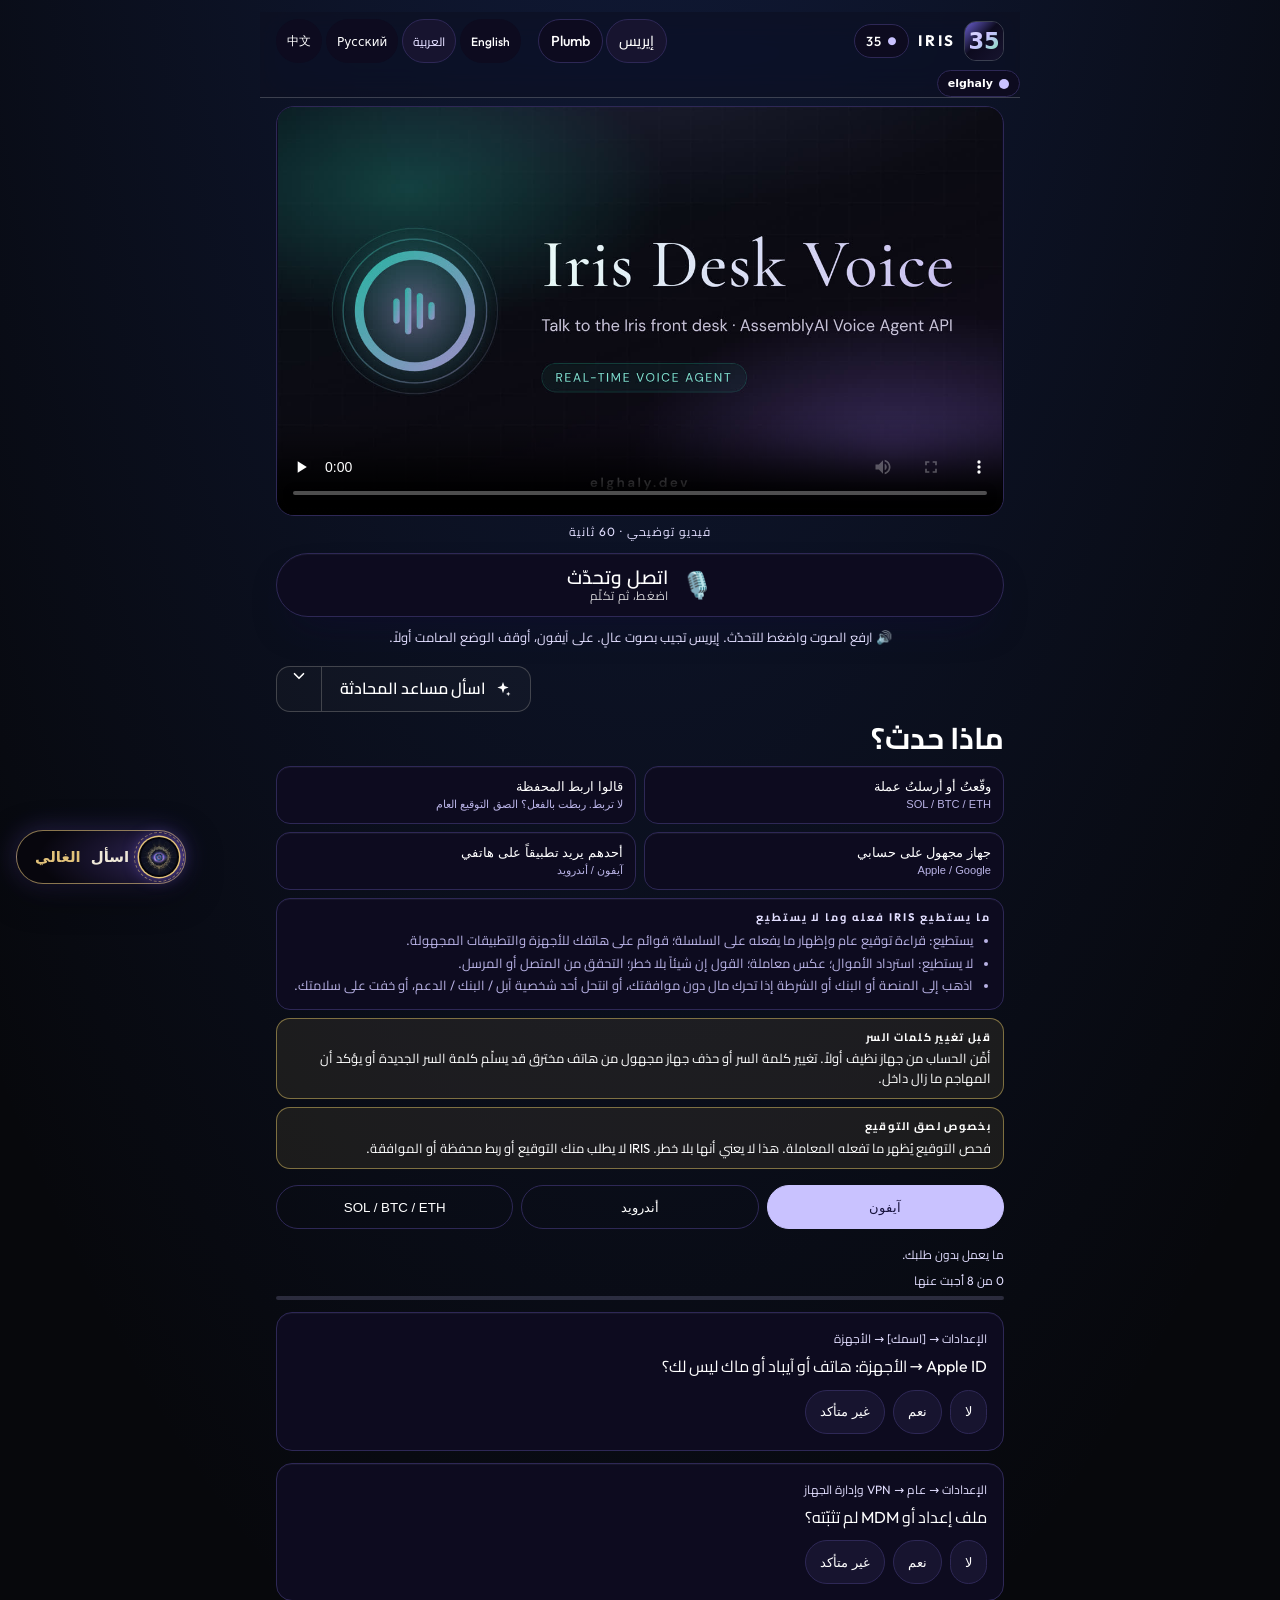
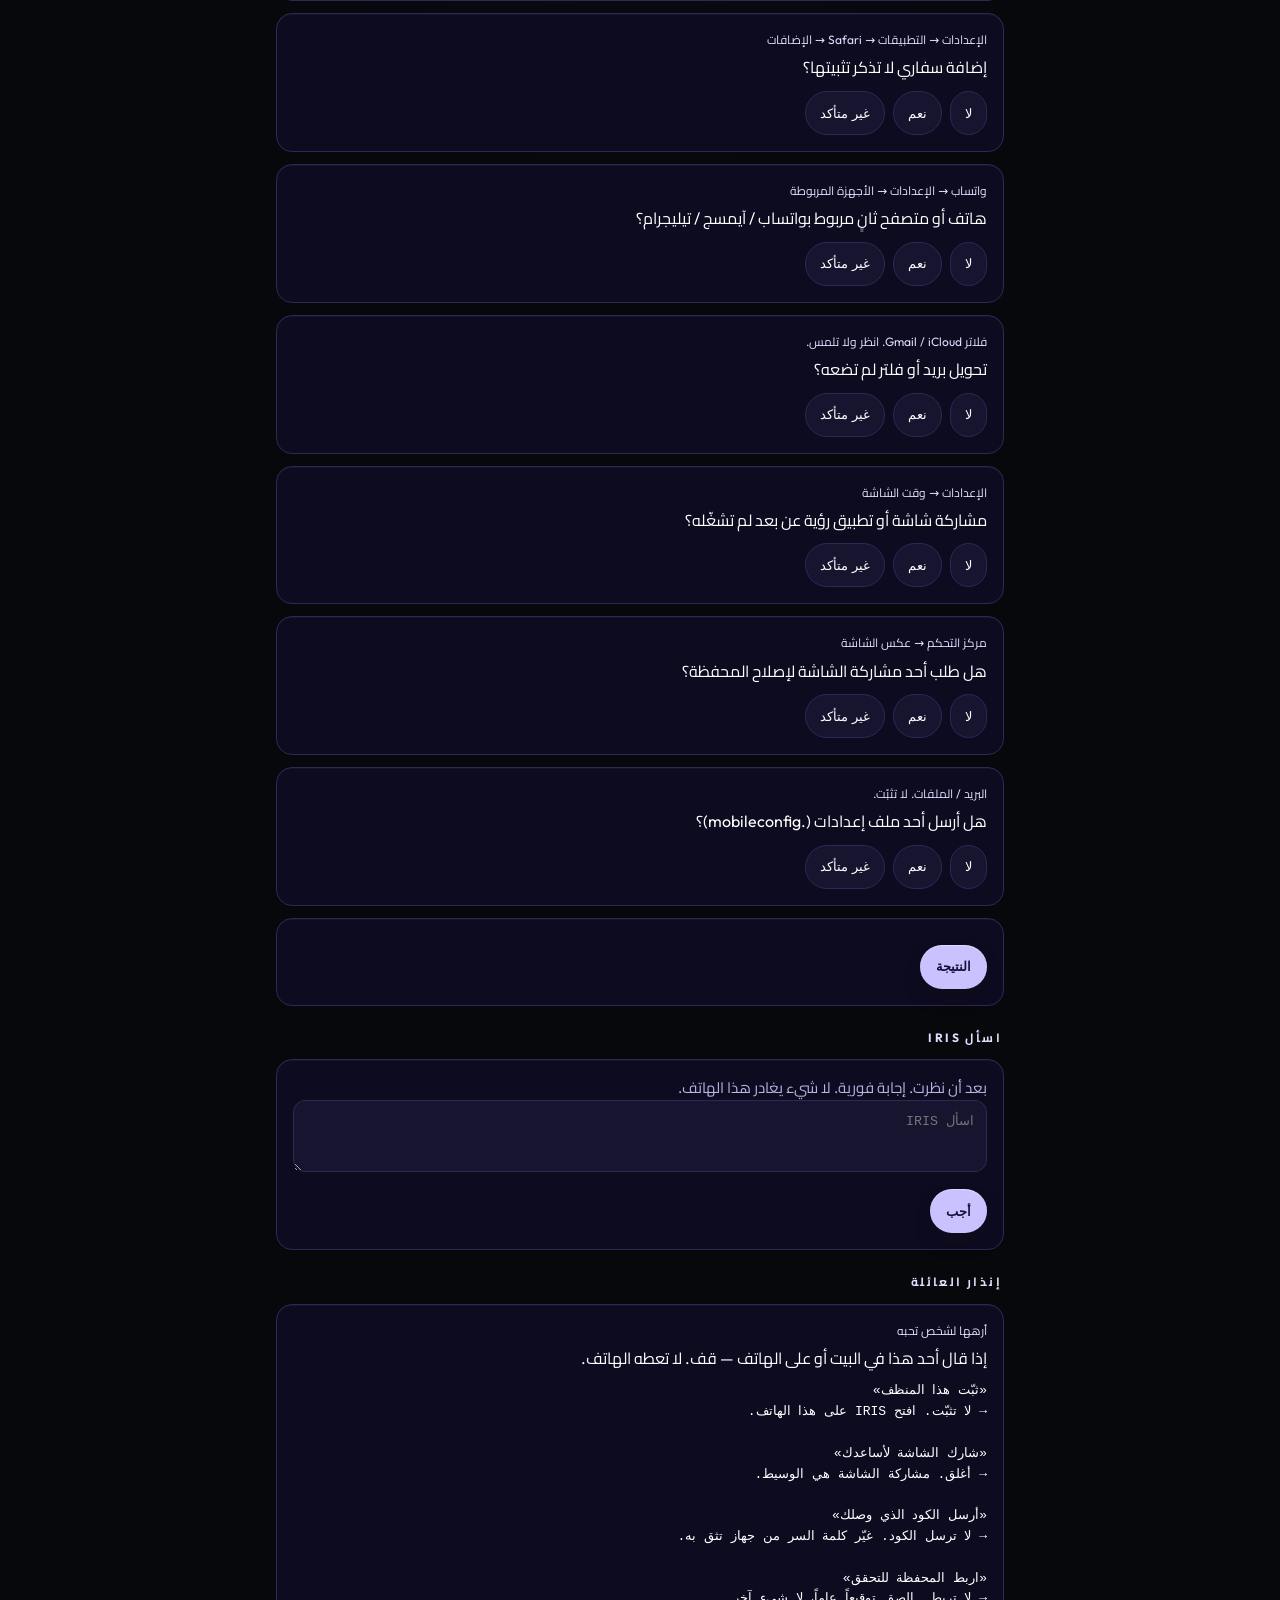
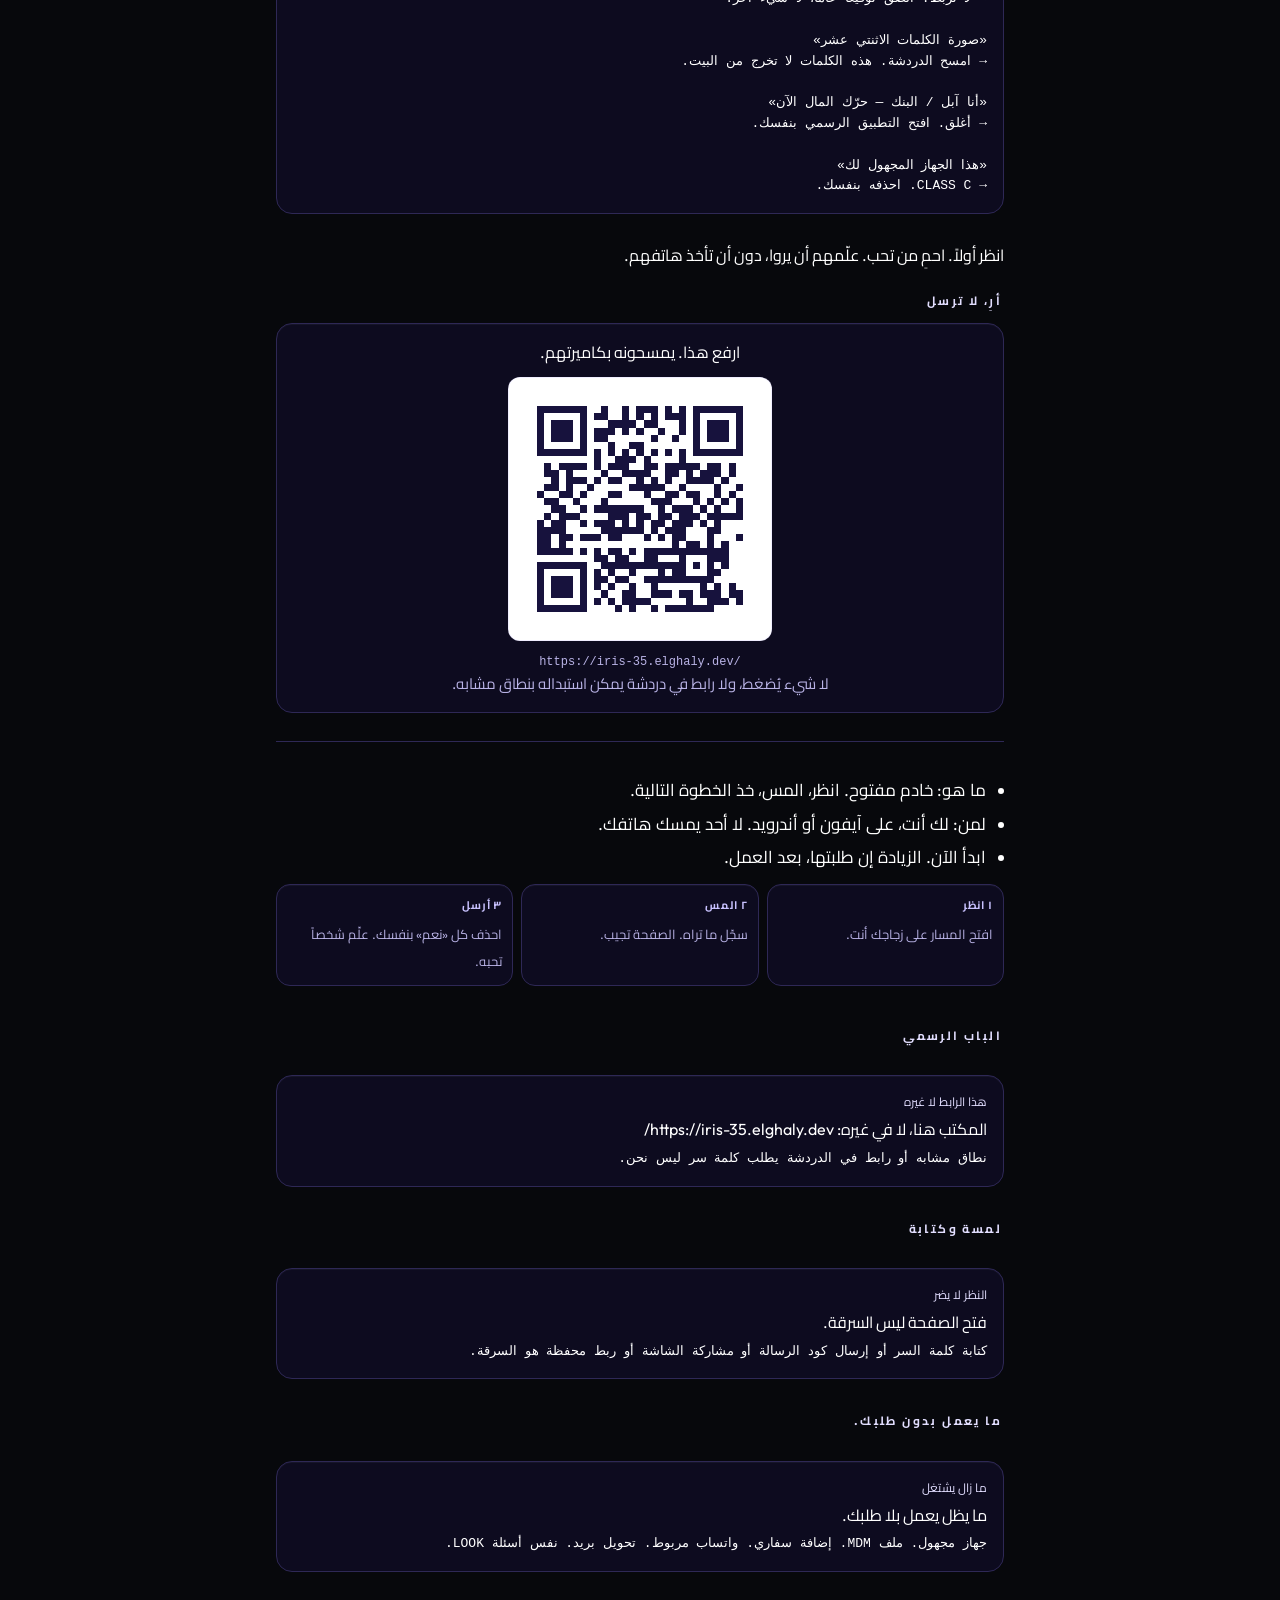
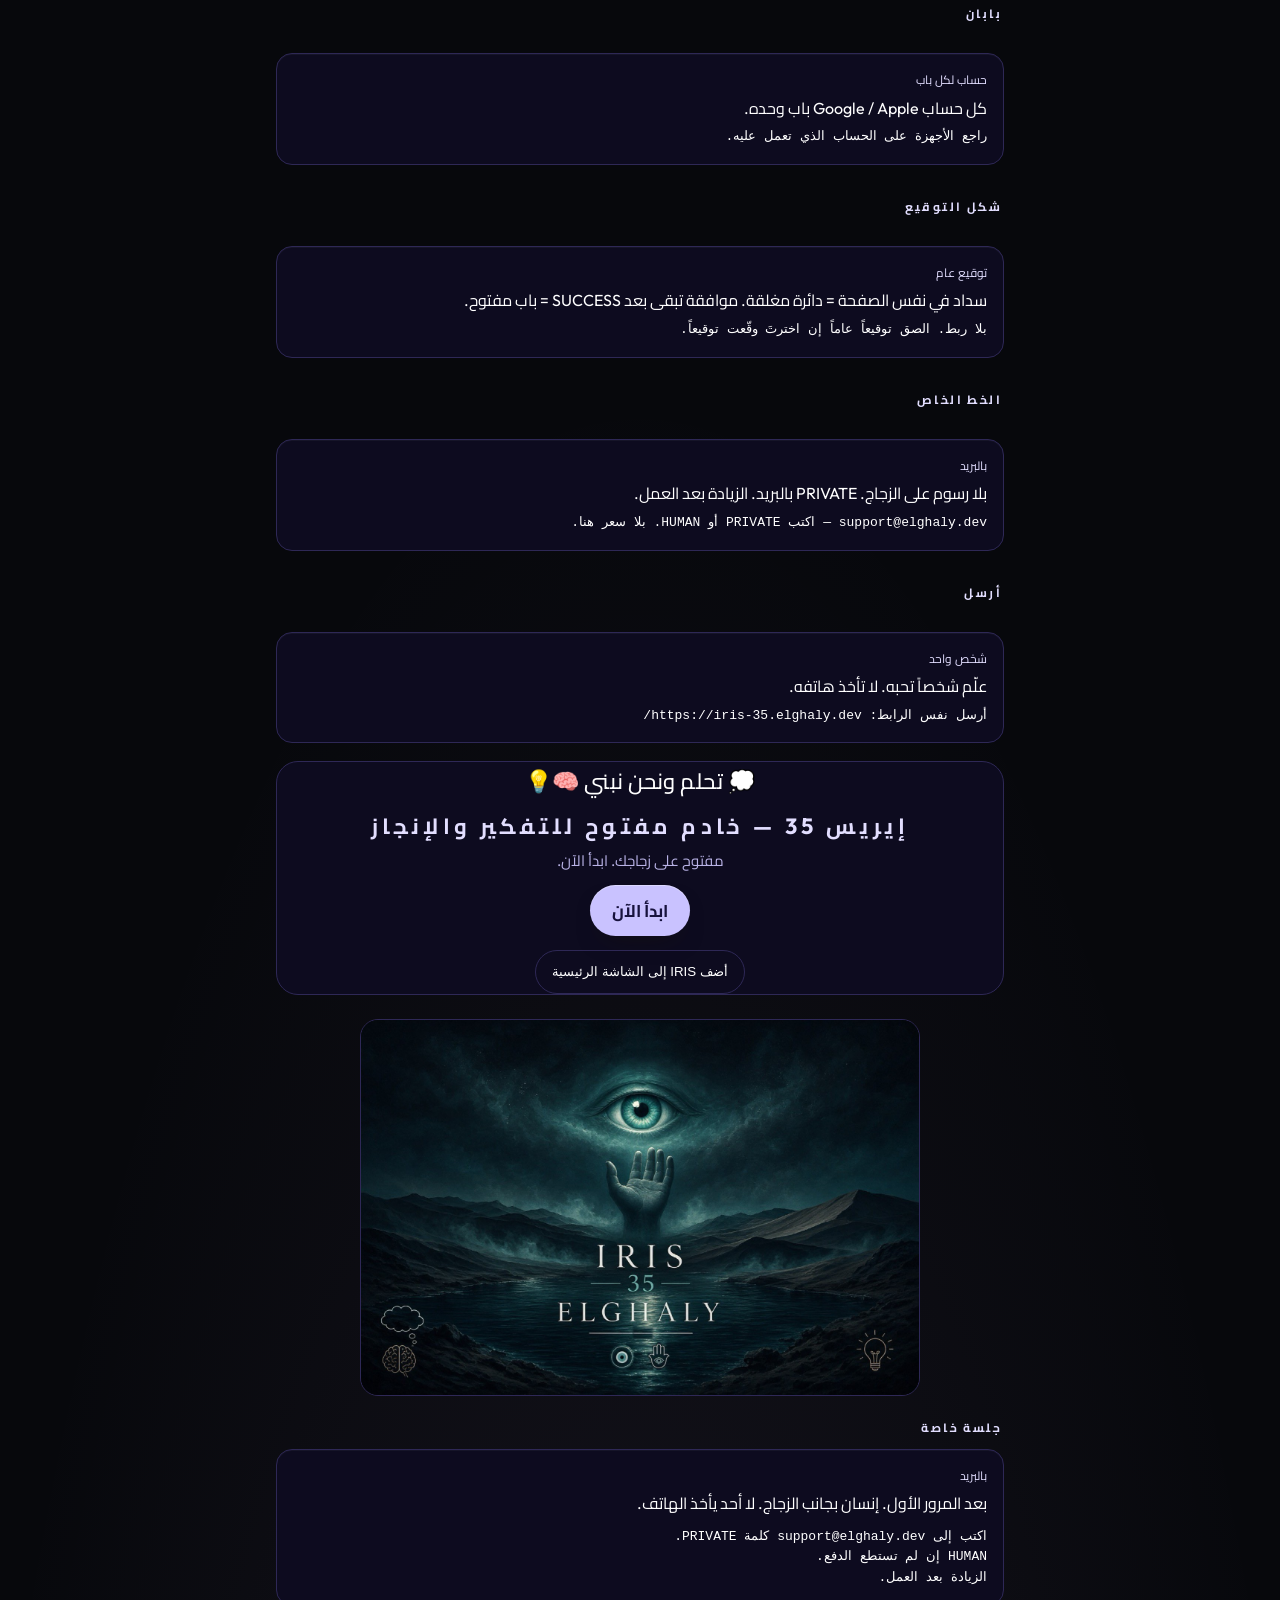
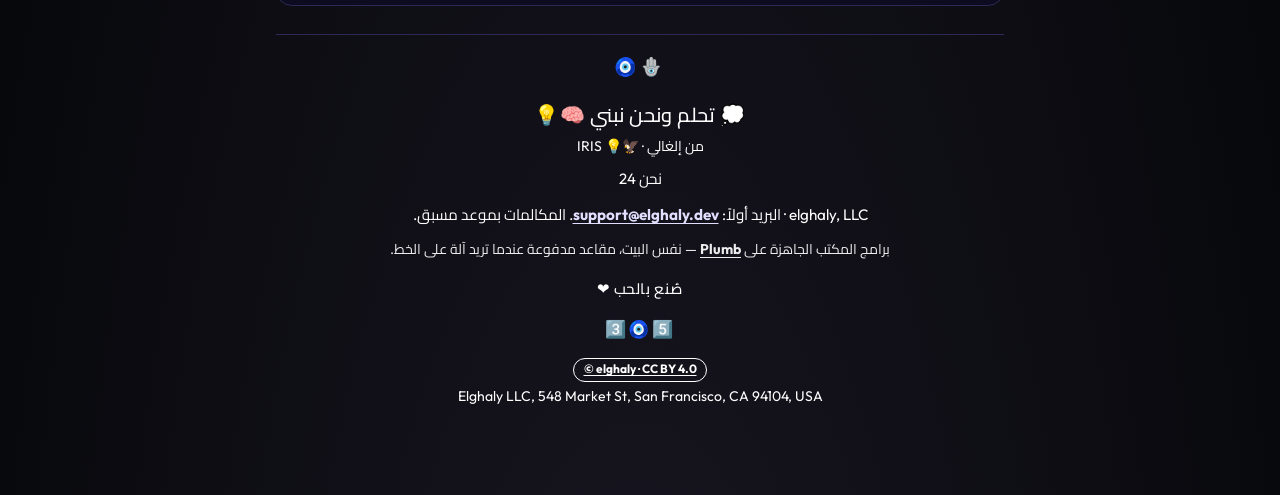
<file: ar/index.html>
<!DOCTYPE html>
<html lang="ar" dir="rtl" id="root">
<head>
<script>window.__IRIS_PAGE_LANG="ar";</script>

<meta charset="utf-8"/>
<meta name="viewport" content="width=device-width,initial-scale=1,viewport-fit=cover"/>
<title>Iris 35 — what happened?</title>
<meta http-equiv="Content-Security-Policy" content="default-src 'none'; script-src 'self'; style-src 'self' 'unsafe-inline'; img-src 'self' data: https://iris-desk-voice.onrender.com; media-src https://iris-desk-voice.onrender.com; font-src 'self'; manifest-src 'self'; worker-src 'self'; connect-src 'self' https://api.mainnet-beta.solana.com https://solana-rpc.publicnode.com https://ethereum.publicnode.com https://mempool.space; form-action 'self'; base-uri 'none'; object-src 'none'; frame-src 'none'"/>
<meta name="referrer" content="no-referrer"/>
<meta name="theme-color" content="#07080c"/>
<meta name="color-scheme" content="dark"/>
<meta name="description" content="Iris 35 — what happened? Tap your situation. Help on your phone. No wallet connect."/>
<link rel="canonical" href="https://iris-35.elghaly.dev/ar/"/>
<meta property="og:type" content="website"/>
<meta property="og:site_name" content="Iris 35"/>
<meta property="og:url" content="https://iris-35.elghaly.dev/ar/"/>
<meta property="og:title" content="Iris 35 — what happened?"/>
<meta property="og:description" content="Tap what happened. Help on your glass. No wallet connect, no seed phrase."/>
<meta property="og:image" content="https://iris-35.elghaly.dev/og.png"/>
<meta property="og:image:width" content="1200"/>
<meta property="og:image:height" content="630"/>
<meta property="og:image:alt" content="Iris 35 — what happened? Help on your phone, no wallet connect."/>
<meta property="og:locale" content="ar"/>
<meta property="og:locale:alternate" content="ar"/>
<meta property="og:locale:alternate" content="ru_RU"/>
<meta property="og:locale:alternate" content="zh_CN"/>
<link rel="alternate" hreflang="en" href="https://iris-35.elghaly.dev/"/>
<link rel="alternate" hreflang="ar" href="https://iris-35.elghaly.dev/ar/"/>
<link rel="alternate" hreflang="ru" href="https://iris-35.elghaly.dev/ru/"/>
<link rel="alternate" hreflang="zh-Hans" href="https://iris-35.elghaly.dev/zh/"/>
<link rel="alternate" hreflang="x-default" href="https://iris-35.elghaly.dev/"/>
<meta name="twitter:card" content="summary_large_image"/>
<meta name="twitter:title" content="Iris 35 — what happened?"/>
<meta name="twitter:description" content="Tap what happened. Help on your glass. No wallet connect, no seed phrase."/>
<meta name="twitter:image" content="https://iris-35.elghaly.dev/og.png"/>
<link rel="icon" href="/favicon.ico" sizes="any"/>
<link rel="icon" href="/favicon.svg" type="image/svg+xml"/>
<link rel="apple-touch-icon" href="/apple-touch-icon.png"/>
<link rel="manifest" href="/manifest.webmanifest"/>
<meta name="apple-mobile-web-app-capable" content="yes"/>
<meta name="apple-mobile-web-app-title" content="IRIS 35"/>
<meta name="apple-mobile-web-app-status-bar-style" content="black-translucent"/>
<link rel="stylesheet" href="/iris-glass.css"/>
<link rel="stylesheet" href="/iris.css"/>
<style>
*{box-sizing:border-box;margin:0;padding:0}html,body{color:var(--ink)}
body{-webkit-text-size-adjust:100%}
.wrap{max-width:760px;margin:0 auto;padding:12px 16px 88px;padding-left:max(16px,env(safe-area-inset-left));padding-right:max(16px,env(safe-area-inset-right))}
.lock-top{margin:4px auto 12px}
#desk{scroll-margin-top:80px}
.urgent-first{margin-bottom:8px}
.urgent-h{font-size:clamp(24px,6vw,30px);line-height:1.2;margin:4px 0 10px;letter-spacing:.02em}
.limits,.safety-note{border-radius:14px;padding:12px 14px;margin:10px 0;font-size:14px;line-height:1.5}
.limits{border:1px solid var(--l);background:var(--card);color:var(--dim)}
.limits h2{font-size:11px;letter-spacing:.18em;text-transform:uppercase;color:var(--p);margin:0 0 8px}
.limits ul{margin:0;padding-inline-start:18px}
.limits li{margin:5px 0}
.safety-note{border:1px solid color-mix(in srgb,var(--warn) 45%,transparent);background:color-mix(in srgb,var(--warn) 8%,transparent);color:var(--text)}
.safety-note strong{color:var(--warn);font-weight:700;display:block;margin-bottom:4px;font-size:11px;letter-spacing:.12em;text-transform:uppercase}
.owner{margin:0 0 8px;letter-spacing:.2em;font-size:20px;color:var(--dim);text-align:center}
.hero{text-align:center;margin:8px 0 16px}
.tagline{font-size:clamp(17px,4.5vw,22px);line-height:1.45;margin:12px 0 6px;color:var(--text);letter-spacing:.02em}
.tagline-foot{margin-top:18px;font-size:clamp(16px,4vw,20px);color:var(--text);text-align:center}
.lock{position:relative;max-width:560px;margin:0 auto}
.lock img{width:100%;height:auto;display:block;border-radius:18px;border:1px solid var(--l);background:var(--card)}
.h1{font-size:22px;line-height:1.3;margin:14px 0 8px}
.lede,.hint,.love{color:var(--dim);font-size:15px}
.status{display:inline-flex;align-items:center;gap:6px;border:1px solid var(--l);border-radius:999px;padding:4px 10px;font-size:12px;color:var(--c);margin:8px 0}
.status i{width:7px;height:7px;border-radius:50%;background:var(--dim);display:inline-block;flex:0 0 auto}
.status.up i{background:var(--g)}.status.down i{background:var(--bad)}.status.down{color:var(--bad)}
.cta{display:inline-block;border-radius:999px;padding:12px 22px;font:700 15px inherit;text-decoration:none;margin:12px 0 4px}
.bullets{margin:14px 0;padding-inline-start:18px;color:var(--dim)}
.bullets li{margin:6px 0}
.how{display:grid;grid-template-columns:1fr 1fr 1fr;gap:8px;margin:12px 0}
.how div{border:1px solid var(--l);border-radius:14px;padding:12px 10px;background:var(--card)}
.how b{display:block;color:var(--c);font-size:11px;letter-spacing:.08em;text-transform:uppercase;margin-bottom:4px}
.how span{color:var(--dim);font-size:13px}
.love{margin-top:28px;font-size:16px;line-height:1.7;color:var(--text)}
h2{font-size:12px;letter-spacing:.2em;text-transform:uppercase;color:var(--p);margin:22px 2px 8px}
.askgrid{display:grid;grid-template-columns:1fr 1fr;gap:8px;margin:8px 0 4px}
.askgrid button{text-align:start;border:1px solid var(--l);background:var(--card);color:var(--ink);border-radius:14px;padding:12px;font:600 13px inherit;cursor:pointer;min-height:52px}
.askgrid button small{display:block;color:var(--dim);font-weight:500;margin-top:4px}
.tabs{display:flex;gap:8px;margin:16px 0;flex-wrap:wrap}
.tabs button{flex:1;min-width:22%;min-height:44px;border:1px solid var(--l);background:transparent;color:var(--ink);border-radius:999px;padding:12px 8px;font:600 13px inherit;cursor:pointer}
.tabs button[aria-selected="true"]{background:var(--g);color:var(--gold-ink);border-color:var(--g)}
.panel{display:none}.panel.on{display:block}
.card{background:var(--card);border:1px solid var(--l);border-radius:16px;padding:16px;margin-top:12px}
.q{font-size:16px;margin-bottom:10px}
.ans{display:flex;flex-wrap:wrap;gap:8px}
.ans button{border:1px solid var(--l);background:var(--card-2);color:var(--ink);border-radius:999px;padding:10px 14px;font:600 13px inherit;cursor:pointer;min-height:44px}
.ans button.on-no{border-color:var(--g);color:var(--g);background:color-mix(in srgb,var(--gold) 10%,transparent)}
.ans button.on-yes{border-color:var(--bad);color:var(--bad);background:color-mix(in srgb,var(--bad) 10%,transparent)}
.ans button.on-idk{border-color:var(--warn);color:var(--warn);background:color-mix(in srgb,var(--warn) 10%,transparent)}
.badge{display:inline-block;border-radius:999px;padding:4px 10px;font-size:12px;font-weight:700;letter-spacing:.1em;margin-bottom:8px;border:1px solid currentColor}
.A{color:var(--gold)}.B{color:var(--warn)}.C{color:var(--bad)}.X{color:var(--muted)}
.rule{font-family:ui-monospace,Menlo,Consolas,monospace;font-size:13px;white-space:pre-wrap;word-break:break-word}
label{display:block;font-size:11px;letter-spacing:.14em;text-transform:uppercase;color:var(--p);margin-bottom:8px}
textarea,input[type=email],input[type=text]{width:100%;background:var(--card-2);color:var(--ink);border:1px solid var(--l);border-radius:12px;padding:12px;font:14px inherit}
textarea{min-height:72px}
#q{font:13px ui-monospace,Menlo,Consolas,monospace;min-height:88px}
.row{display:flex;gap:8px;margin-top:10px;flex-wrap:wrap}
.go{border:0;border-radius:999px;padding:12px 16px;font:600 13px inherit;cursor:pointer;min-height:44px}
.ghost{background:transparent;border:1px solid var(--l);color:var(--ink);border-radius:999px;padding:12px 16px;font:600 13px inherit;cursor:pointer;min-height:44px}
.out{display:none;margin-top:12px}.out.on{display:block}
.later{margin-top:28px;padding-top:20px;border-top:1px solid var(--l)}
footer{margin-top:28px;color:var(--dim);font-size:14px;text-align:center;padding-top:8px;border-top:1px solid var(--l)}
footer .marks{letter-spacing:.2em;margin:10px 0;font-size:18px}
footer .marks-down{letter-spacing:.14em;margin-top:14px;font-size:17px}
footer .we-are{margin:10px 0;font-size:15px;color:var(--text)}
footer .made-by{margin-top:16px;font-size:15px;color:var(--warn);letter-spacing:.04em}
footer .plumb-door{margin:12px 0;font-size:14px;line-height:1.55;opacity:.92}
footer .plumb-door a{font-weight:600}
footer .trust{margin-top:16px;padding-top:12px;border-top:1px solid var(--l);font-size:12px;line-height:1.55}
.addr{direction:ltr;unicode-bidi:isolate;margin-top:6px}
a{color:var(--c)}
.path{color:var(--g);font-size:12px;margin-bottom:6px}
@media(max-width:560px){.how{grid-template-columns:1fr}.askgrid{grid-template-columns:1fr}}
.voice{margin:4px 0 18px}
.voice-hint{color:var(--dim);font-size:13px;text-align:center;margin:0 0 14px}
.demo{margin:0 0 12px}
.demo video{display:block;width:100%;height:auto;aspect-ratio:16/9;border-radius:18px;border:1px solid var(--l);background:var(--card)}
.demo figcaption{color:var(--dim);font-size:12px;letter-spacing:.08em;text-align:center;margin-top:6px}
@media print{.voice{display:none}}
</style>
<style id="lic-badges-css">.lic-badges{margin:.75rem 0 0;font-size:.75rem;line-height:1.2}.lic-badges>a,.lic-badges>span{display:inline-flex;align-items:center;min-height:24px;margin:.2rem .15rem;padding:0 .6rem;border:1px solid currentColor;border-radius:999px;color:inherit;vertical-align:middle}.lic-badges>a{text-decoration:underline;text-underline-offset:2px}.lic-badges>span{text-decoration:none}</style>
</head>
<body>
<a class="skip" href="#desk" data-i18n="skip">Skip to the desk</a>
<p id="offline-bar" class="offline-bar" role="status" hidden data-i18n="offline">Offline. Everything on this page still works — the chain lookup needs a line.</p>
<div class="wrap">
  <header class="nav">
    <div class="nav__in">
      <a class="brand-lockup" href="/" aria-label="IRIS 35 home">
        <img class="brand-mark" src="/mark-35.svg" width="40" height="40" alt="" decoding="async"/>
        <span class="word">IRIS</span>
      </a>
      <span class="house-badge" aria-label="Iris 35"><span class="house-badge__dot" aria-hidden="true">●</span> 35</span>
      <nav class="nav__links nav__links--always" aria-label="Site">
        <a href="/" aria-current="page" data-i18n="nav_iris">Iris</a>
        <a href="https://plumb-35.elghaly.dev/" rel="noopener noreferrer" data-i18n="nav_plumb">Plumb</a>
      </nav>
      <div class="lang-switch" id="langs" role="group" aria-label="Choose language" data-i18n-label="langs_label">
        <button type="button" class="lang-btn" data-lang="en" lang="en" aria-pressed="true">English</button>
        <button type="button" class="lang-btn" data-lang="ar" lang="ar" aria-pressed="false">العربية</button>
        <button type="button" class="lang-btn" data-lang="ru" lang="ru" aria-pressed="false">Русский</button>
        <button type="button" class="lang-btn" data-lang="zh" lang="zh-Hans" aria-pressed="false">中文</button>
      </div>
    </div>
  </header>

  <main id="main">
  <section class="voice" aria-label="Talk to Iris">
    <figure class="demo">
      <video width="1280" height="720" controls playsinline preload="none" poster="/demo-poster.jpg" src="https://iris-desk-voice.onrender.com/demo.mp4"></video>
      <figcaption data-i18n="demo_cap">Demo video · 60 seconds</figcaption>
    </figure>
    <a class="talk-btn" href="https://iris-desk-voice.onrender.com" target="_blank" rel="noopener noreferrer">
      <span class="talk-icon" aria-hidden="true">🎙️</span>
      <span class="talk-text"><span class="talk-label" data-i18n="talk_label">Connect &amp; talk</span><span class="talk-sub" data-i18n="talk_sub">Tap, then speak</span></span>
    </a>
    <p class="voice-hint" data-i18n="voice_hint">🔊 Turn your volume up and tap to talk. Iris answers out loud. On iPhone, switch off silent mode first.</p>
  </section>

  <section class="urgent-first" id="what" aria-labelledby="urgent-heading">
    <div class="page-menu" data-page-menu style="display:flex;justify-content:flex-end;min-height:46px;margin:0 0 .5rem"></div>
    <h1 class="urgent-h" id="urgent-heading" data-i18n="askline">What happened?</h1>

    <div class="askgrid" role="group" aria-labelledby="urgent-heading">
      <button type="button" data-go="sig"><span data-i18n="g3">I signed or sent crypto</span><small data-i18n="g3s">SOL / BTC / ETH</small></button>
      <button type="button" data-go="sig"><span data-i18n="g4">They said connect wallet</span><small data-i18n="g4s">Do not connect. Already did? Paste the hash</small></button>
      <button type="button" data-go="iphone"><span data-i18n="g2">Unknown device on my account</span><small data-i18n="g2s">Apple / Google</small></button>
      <button type="button" data-go="iphone"><span data-i18n="g1">Someone wants an app on my phone</span><small data-i18n="g1s">iPhone / Android</small></button>
    </div>

    <div class="limits" role="note">
      <h2 data-i18n="limits_h">What IRIS can and cannot do</h2>
      <ul>
        <li data-i18n="limits_can">CAN: read a public transaction hash and show what it does on chain; walk checklists on your phone for unknown devices and apps.</li>
        <li data-i18n="limits_cannot">CANNOT: recover funds; reverse a transaction; say something is harmless; verify who called, emailed, or messaged you.</li>
        <li data-i18n="limits_when">Go to your exchange, bank, or police if money moved without your consent, someone impersonates Apple / bank / support, or you feel in danger.</li>
      </ul>
    </div>

    <div class="safety-note" role="note">
      <strong data-i18n="safety_clean_h">Before you change passwords</strong>
      <span data-i18n="safety_clean">Secure the account from a clean device first. Changing a password or removing an unknown device from a compromised phone can hand over the new password or confirm the attacker still has access.</span>
    </div>

    <div class="safety-note hash-note" role="note">
      <strong data-i18n="safety_hash_h">About pasting a hash</strong>
      <span data-i18n="safety_hash">A hash check shows what a transaction does. That is not the same as harmless. IRIS cannot tell you to sign, connect a wallet, or approve.</span>
    </div>
  </section>

  <div id="desk" class="tabs" role="tablist" aria-label="Which situation" data-i18n-label="tabs_label">
    <button type="button" id="tab-iphone" role="tab" aria-selected="true" aria-controls="iphone" data-i18n="tab_iphone">iPhone</button>
    <button type="button" id="tab-android" role="tab" aria-selected="false" aria-controls="android" data-i18n="tab_android">Android</button>
    <button type="button" id="tab-sig" role="tab" aria-selected="false" aria-controls="sig" data-i18n="tab_sig">SOL / BTC / ETH</button>
  </div>
  <div id="iphone" class="panel on" role="tabpanel" aria-labelledby="tab-iphone" tabindex="-1"></div>
  <div id="android" class="panel" role="tabpanel" aria-labelledby="tab-android" tabindex="-1"></div>
  <div id="sig" class="panel" role="tabpanel" aria-labelledby="tab-sig" tabindex="-1">
    <div class="card">
      <label for="q" data-i18n="hash_label">Public hash</label>
      <textarea id="q" spellcheck="false" autocomplete="off" autocapitalize="off" data-i18n-ph="hash_ph" placeholder="SOL signature / BTC txid / ETH 0x hash — or paste the explorer link"></textarea>
      <div class="row">
        <button class="go" id="run" type="button" data-i18n="classify">Classify</button>
        <button class="ghost" id="clr" type="button" data-i18n="clear">Clear</button>
      </div>
      <div class="out" id="out" role="status" aria-live="polite"><p><span class="badge A" id="badge">-</span></p><p class="rule" id="report"></p>
        <div class="row"><button class="ghost" type="button" id="copy-chain" data-i18n="copy">Copy report</button></div>
      </div>
    </div>
  </div>

  <h2 data-i18n="ask_h">Ask IRIS</h2>
  <div class="card">
    <p class="hint" data-i18n="ask_hint">After you looked. Instant answer. Nothing leaves this phone.</p>
    <textarea id="askq" data-i18n-ph="ask_ph" placeholder="Ask IRIS"></textarea>
    <div class="row"><button class="go" type="button" id="askgo" data-i18n="ask_go">Answer</button></div>
    <div class="out" id="askout" role="status" aria-live="polite"><p class="rule" id="askrep"></p></div>
  </div>
  <p class="love" data-i18n="love">See first. Protect the people you love. Teach them to see, without taking their phone.</p>

  <h2 data-i18n="qr_h">Show, do not send</h2>
  <div class="card qr-card">
    <p class="q" data-i18n="qr_q">Hold this up. They scan it with their own camera.</p>
    <img class="qr" src="/qr.svg" width="264" height="264" loading="lazy" decoding="async" data-i18n-alt="qr_alt" alt="QR code for https://iris-35.elghaly.dev/"/>
    <p class="rule" dir="ltr">https://iris-35.elghaly.dev/</p>
    <p class="hint" data-i18n="qr_p">Nothing to click, nothing in a chat for anyone to swap for a lookalike.</p>
  </div>

  <section class="later" aria-label="About IRIS">
    <ul class="bullets">
      <li data-i18n="b1">What it is: an open server. Look, tap, get the next path.</li>
      <li data-i18n="b2">Who it is for: you, on your iPhone or Android. Nobody holds the phone.</li>
      <li data-i18n="b3">Start now. Extra if you ask, after the work.</li>
    </ul>
    <div class="how">
      <div><b data-i18n="how1_h">1 Look</b><span data-i18n="how1_p">Open the path on YOUR glass.</span></div>
      <div><b data-i18n="how2_h">2 Tap</b><span data-i18n="how2_p">Mark what you see. The page answers.</span></div>
      <div><b data-i18n="how3_h">3 Ship</b><span data-i18n="how3_p">Remove a YES yourself. Teach one person you love.</span></div>
    </div>
    <div class="hero">
      <p class="tagline" data-i18n="tagline">💭 you dream we build 🧠💡</p>
      <h2 class="h1" data-i18n="h1">Iris 35 — open server to think and ship</h2>
      <p class="lede" data-i18n="lede">Open on your glass. Start now.</p>
      <a class="cta" href="#what" data-i18n="cta">Start now</a>
      <div class="row" id="install-row" hidden style="justify-content:center">
        <button class="ghost" type="button" id="install-go" data-i18n="install">Add IRIS to your home screen</button>
      </div>
    </div>
    <div class="eye">
      <img src="/iris-eye.svg" width="1200" height="630" loading="lazy" decoding="async" data-i18n-alt="eye_alt" alt="The IRIS eye above an open hand"/>
    </div>
  </section>

  </main>
  <footer>
    <p class="marks" aria-hidden="true" dir="ltr">🧿🪬</p>
    <p class="tagline tagline-foot" data-i18n="tagline" dir="auto">💭 you dream we build 🧠💡</p>
    <p data-i18n="by" dir="auto">IRIS 💡🦅 · by ElGhaly</p>
    <p class="we-are"><span data-i18n="we_are">We are 24</span></p>
    <p class="footer-contact"><span data-i18n="footer_llc">elghaly, LLC</span> · <span data-i18n="footer_mail_first">Email first: </span><a href="mailto:support@elghaly.dev" dir="ltr">support@elghaly.dev</a><span data-i18n="footer_calls">. Calls by appointment.</span></p>
    <p class="plumb-door"><span data-i18n="plumb_note">Ready desk software lives on</span> <a href="https://plumb-35.elghaly.dev/" rel="noopener noreferrer">Plumb</a><span data-i18n="plumb_tail"> — same house, paid seats when you want a machine on the wire.</span></p>
    <p class="made-by" data-i18n="made_by" dir="auto">made by love ❤️</p>
    <p class="marks marks-down" aria-hidden="true" dir="ltr">3️⃣🧿5️⃣</p>
  <p class="lic-badges" dir="ltr"><a href="https://creativecommons.org/licenses/by/4.0/" rel="license">© elghaly · CC BY 4.0</a></p>
    <p class="footer__address" lang="en" dir="ltr">Elghaly LLC, 548 Market St, San Francisco, CA 94104, USA</p>
  </footer>
</div>
<script type="application/ld+json">
{"@context":"https://schema.org","@type":"WebSite","name":"Iris 35","url":"https://iris-35.elghaly.dev/","inLanguage":["en","ar","ru","zh"],"description":"What happened? Help on your phone. Tap your situation — no wallet connect.","publisher":{"@type":"Organization","name":"elghaly, LLC","email":"support@elghaly.dev","url":"https://iris-35.elghaly.dev/"}}
</script>
<script src="/i18n.js"></script>
<script src="/sol-decode.js"></script>
<script src="/app.js"></script>
<script src="/boot.js"></script>
<script src="/ui.js"></script>
<script src="/page-menu.js" defer></script>
<script src="/assets/alghali.js" data-product="Iris 35" defer></script>
</body>
</html>
</file>
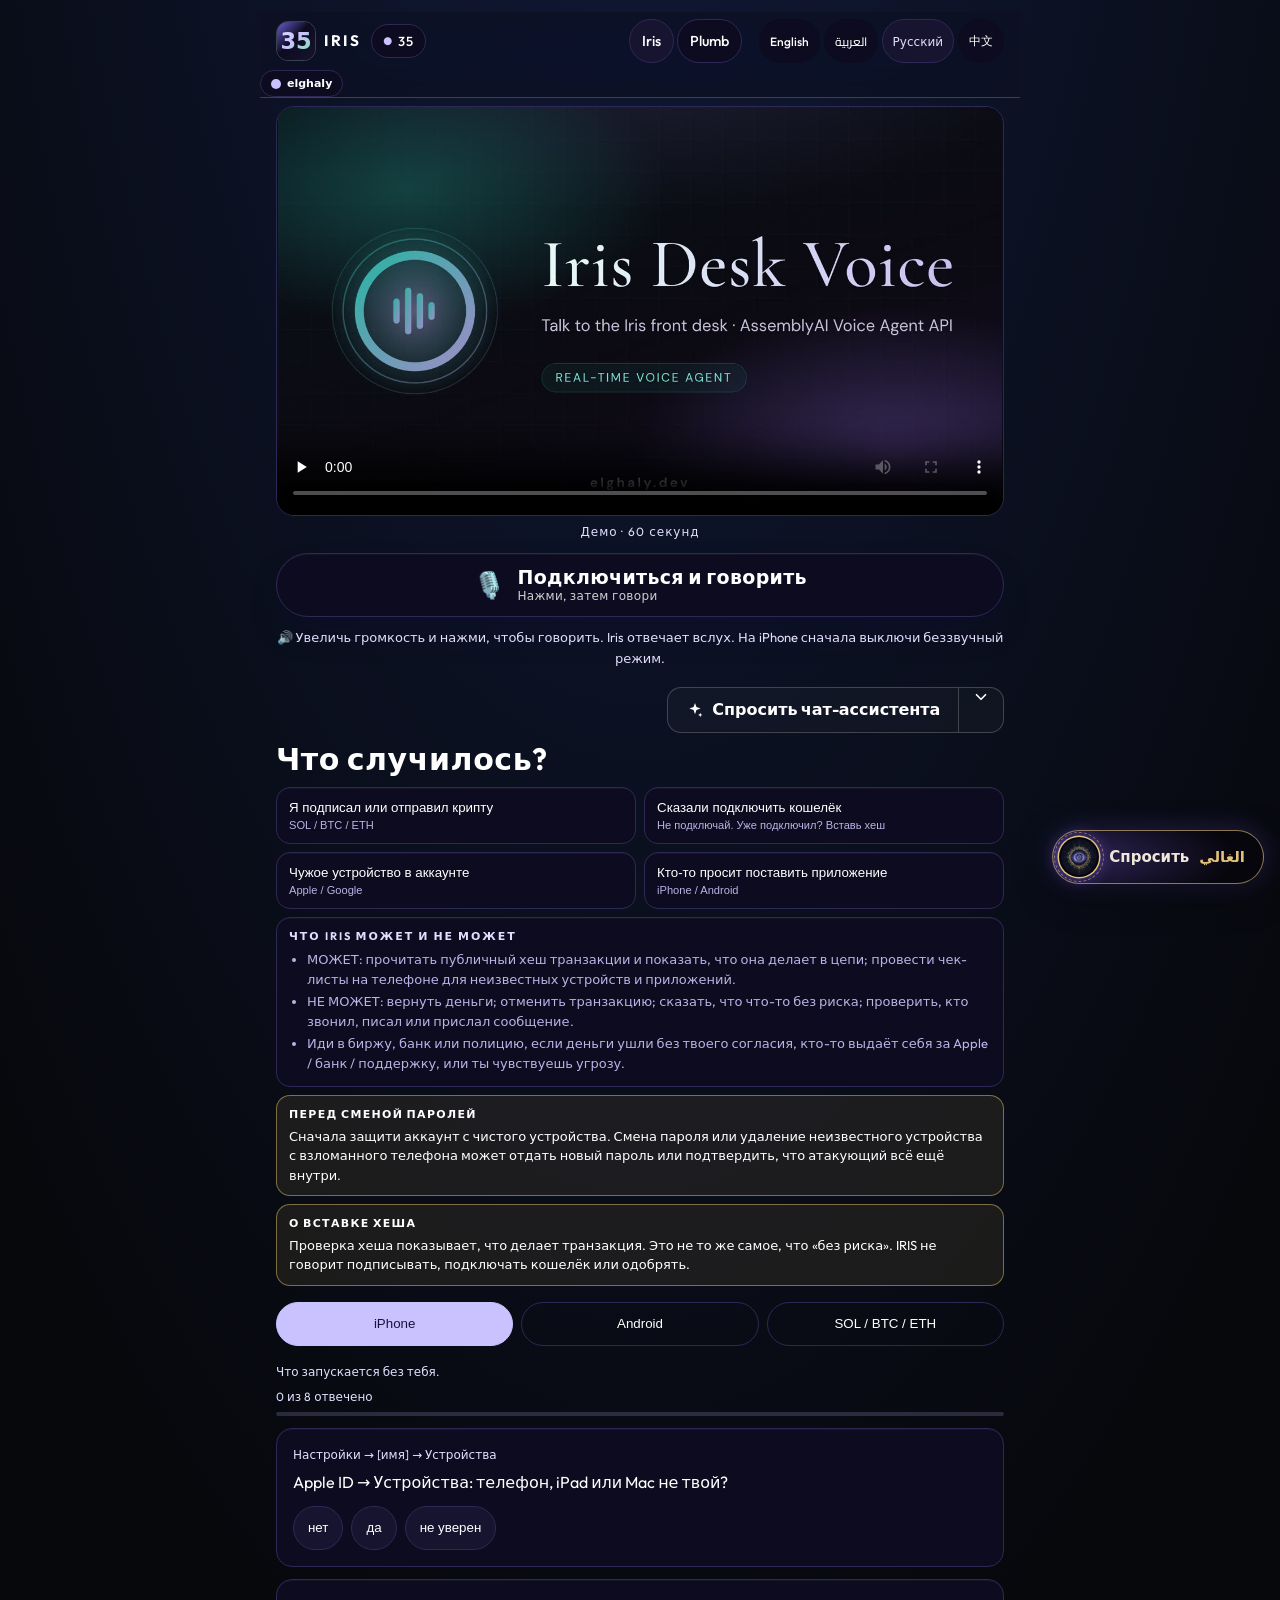
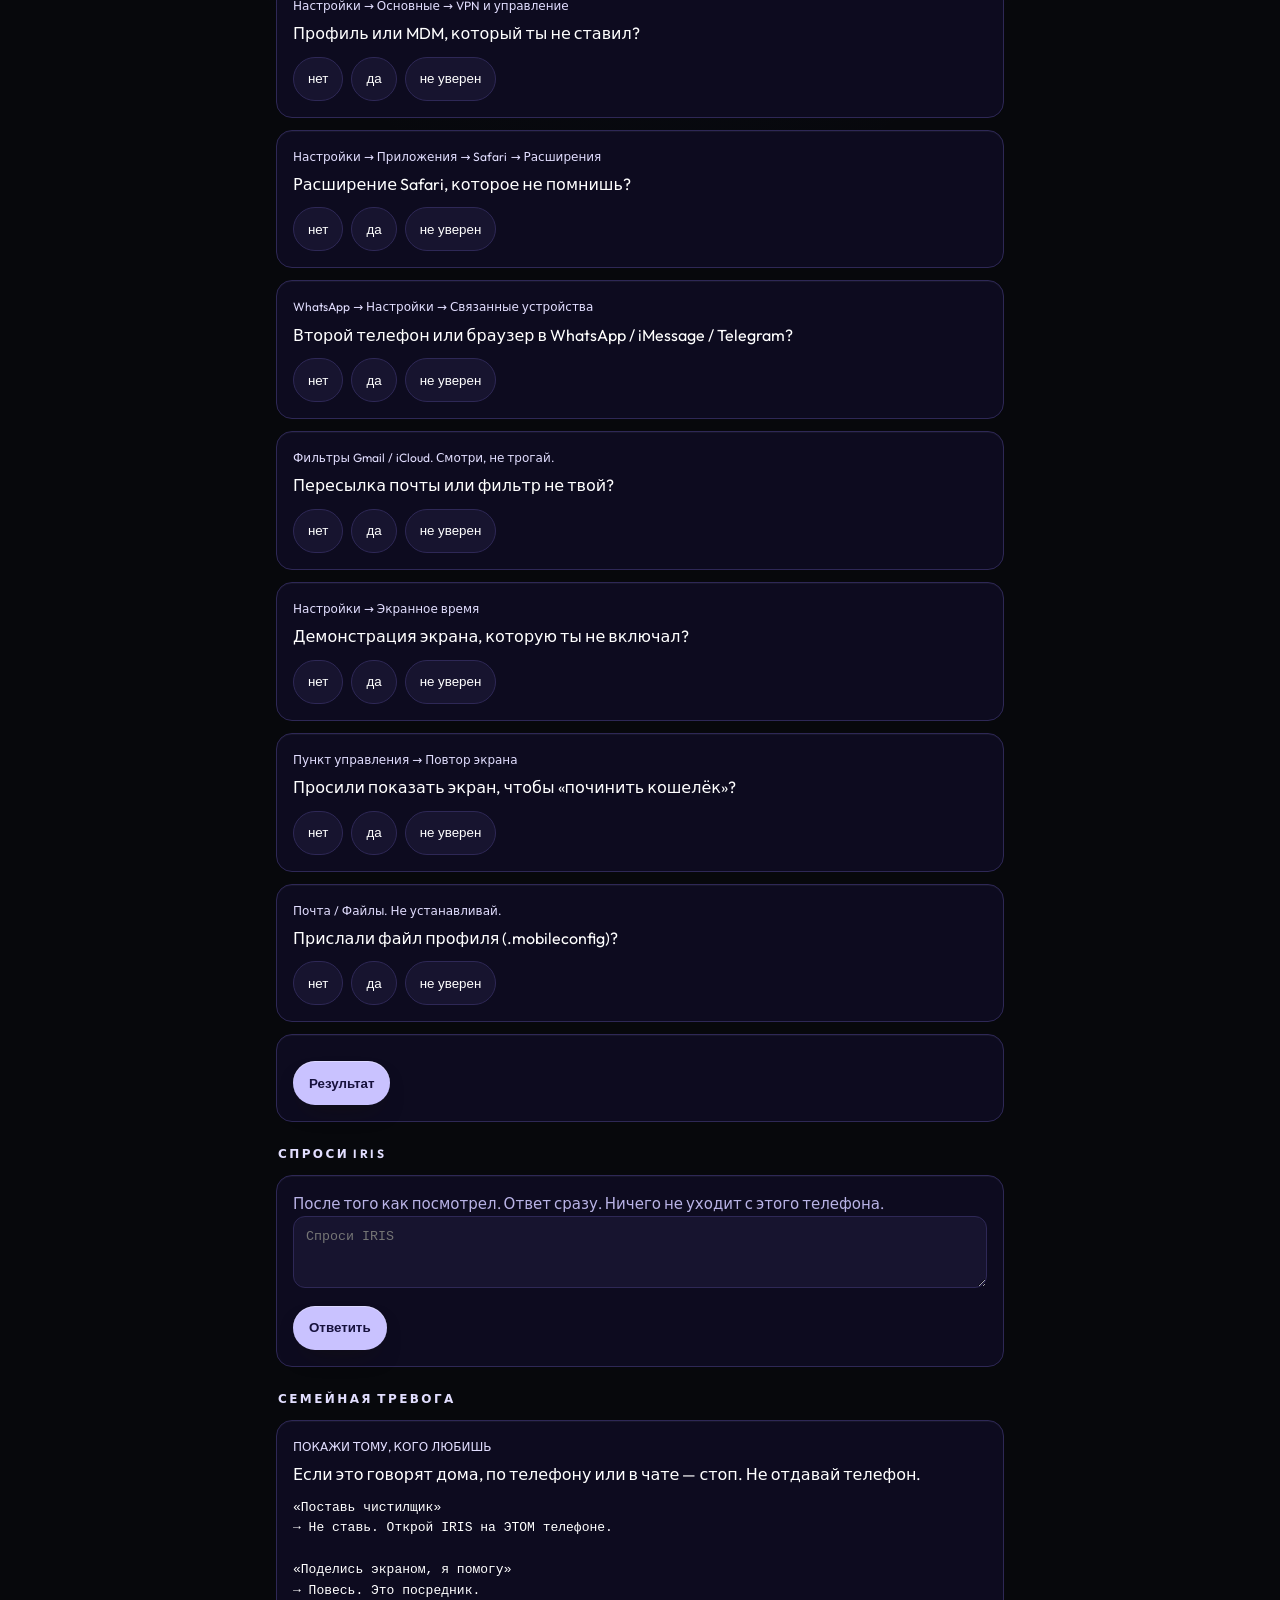
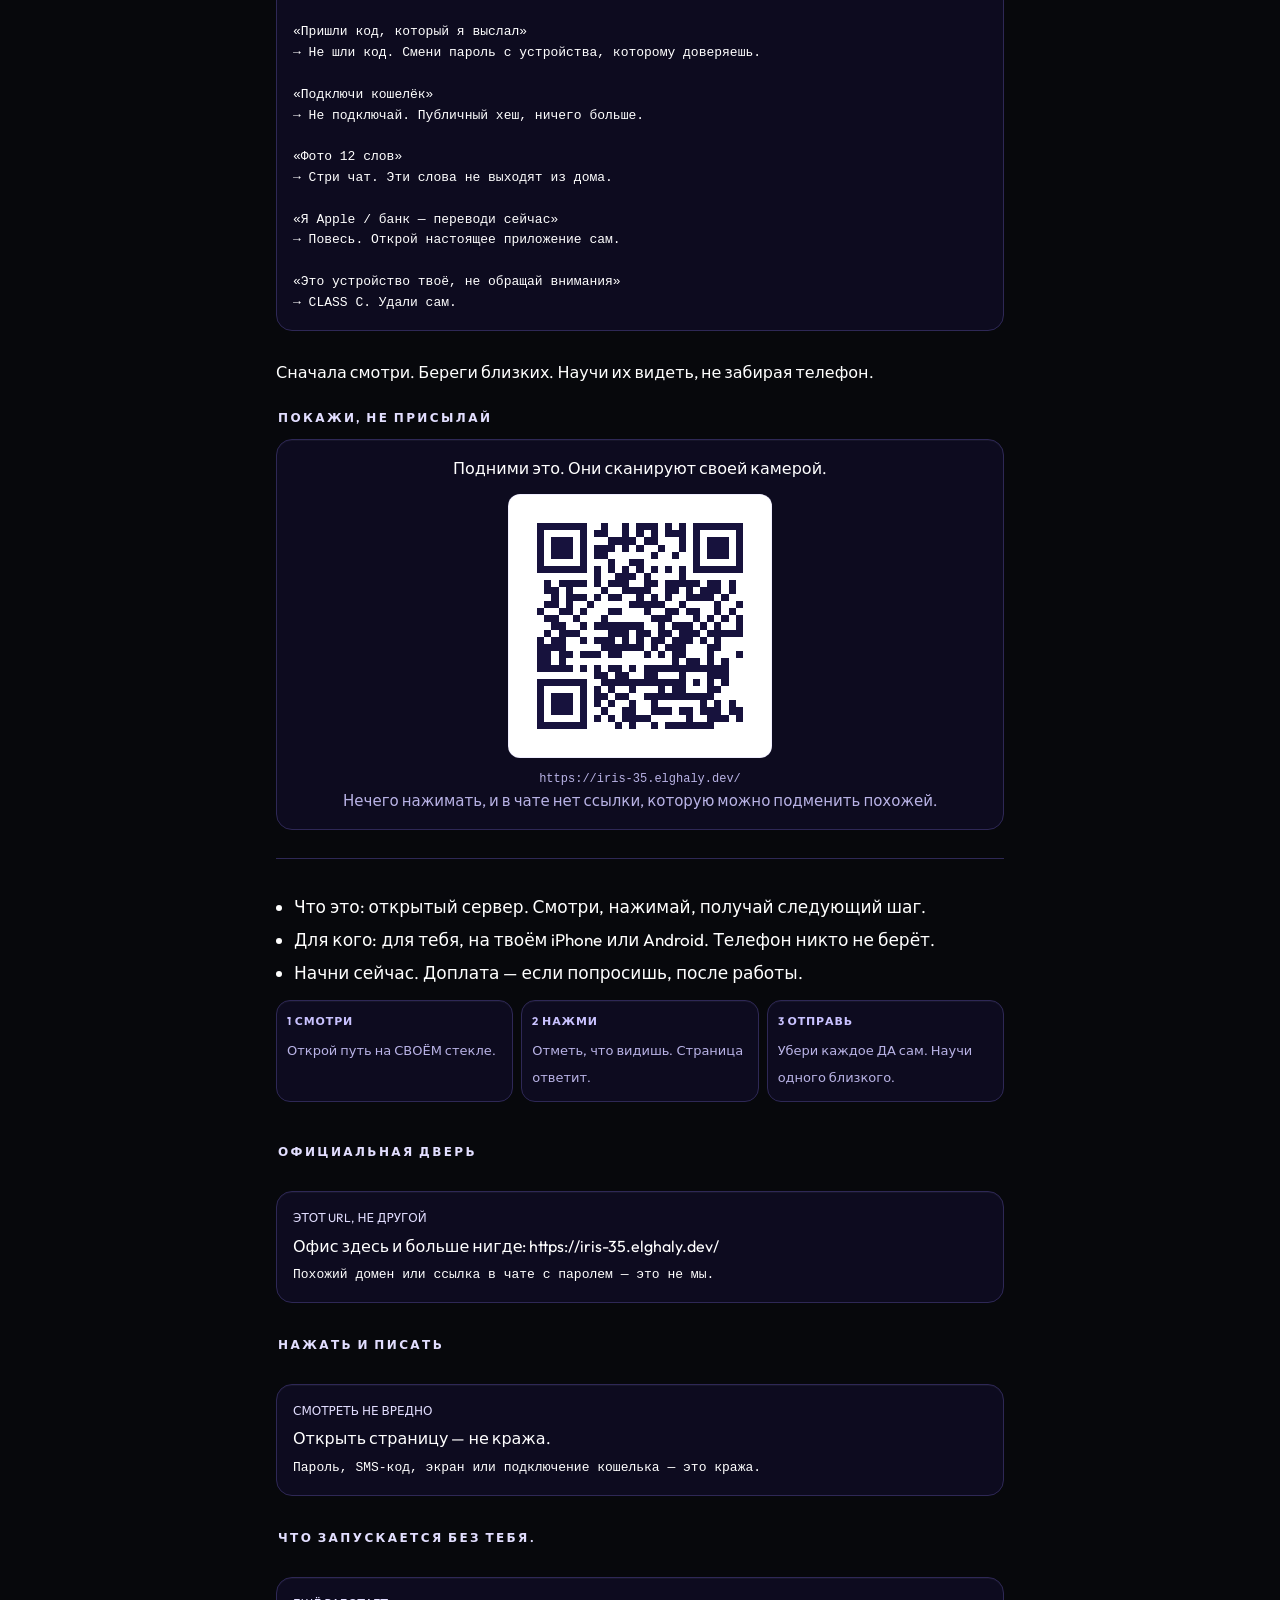
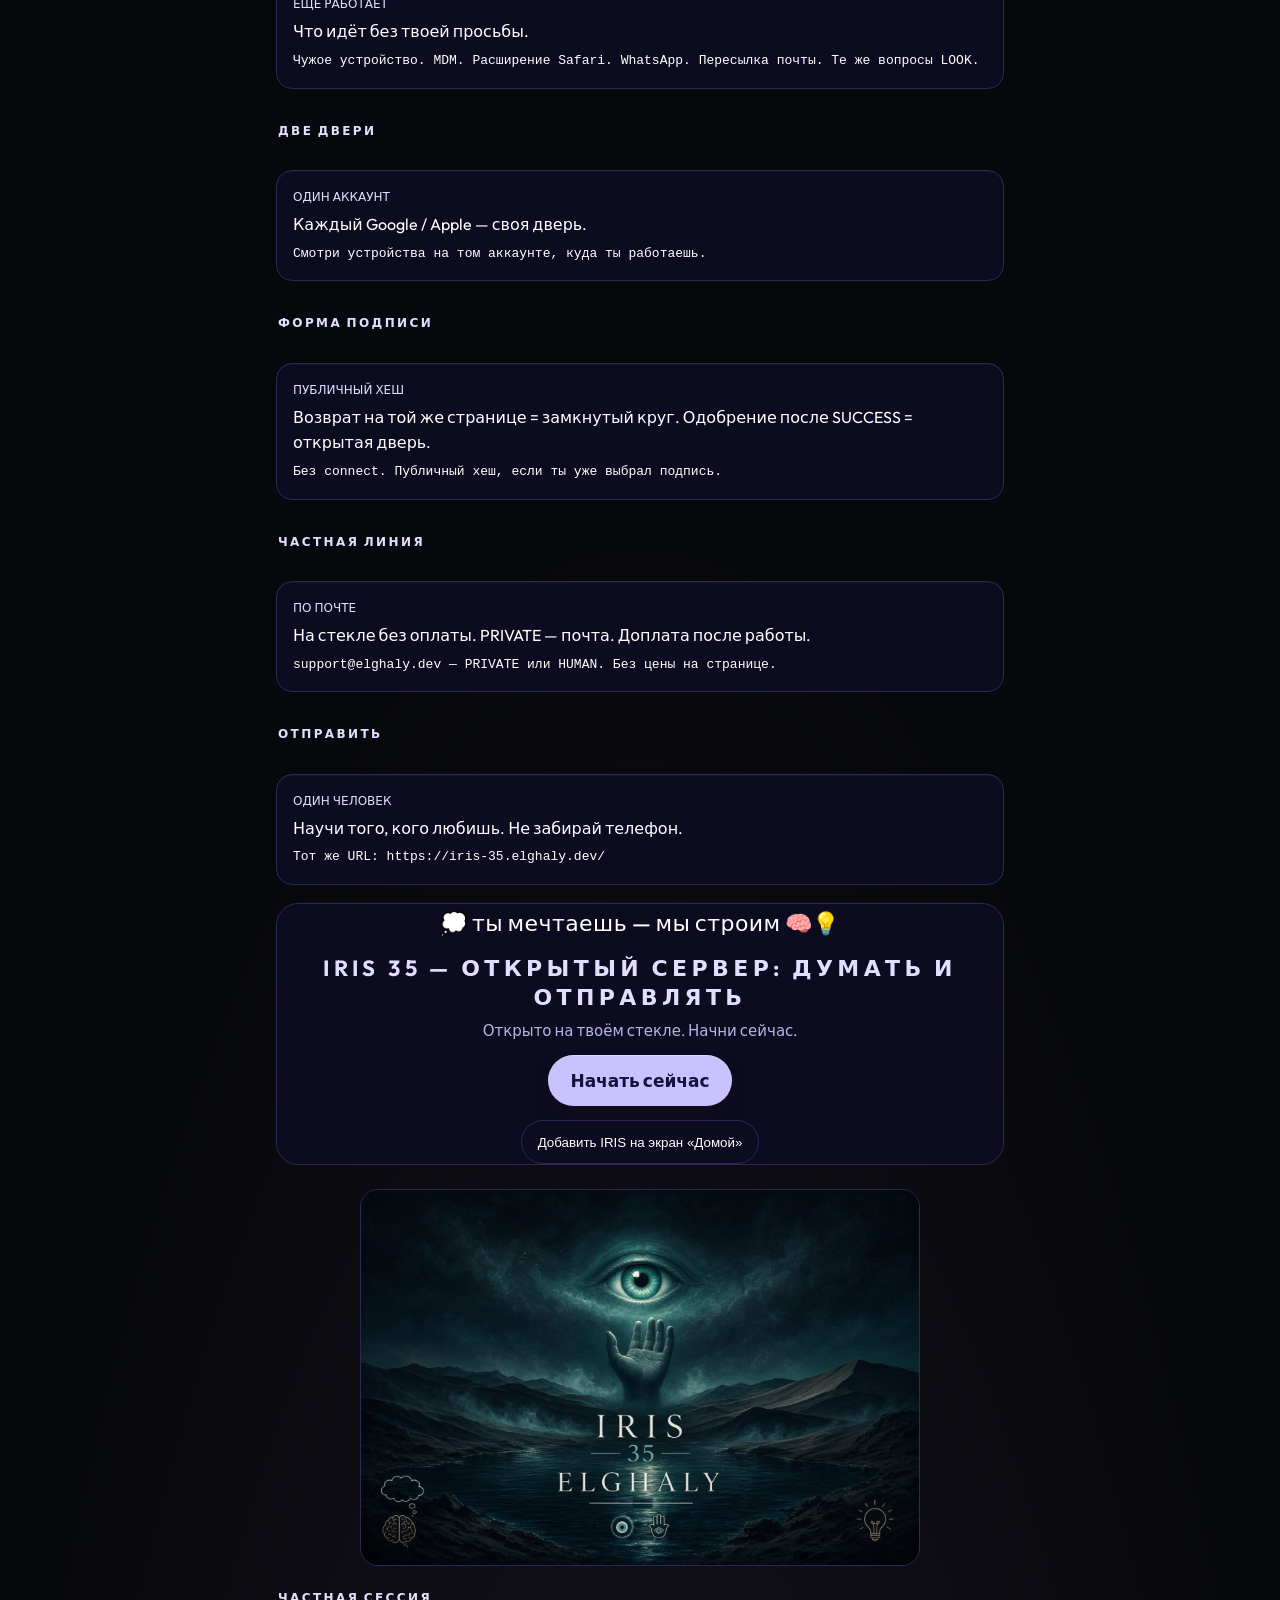
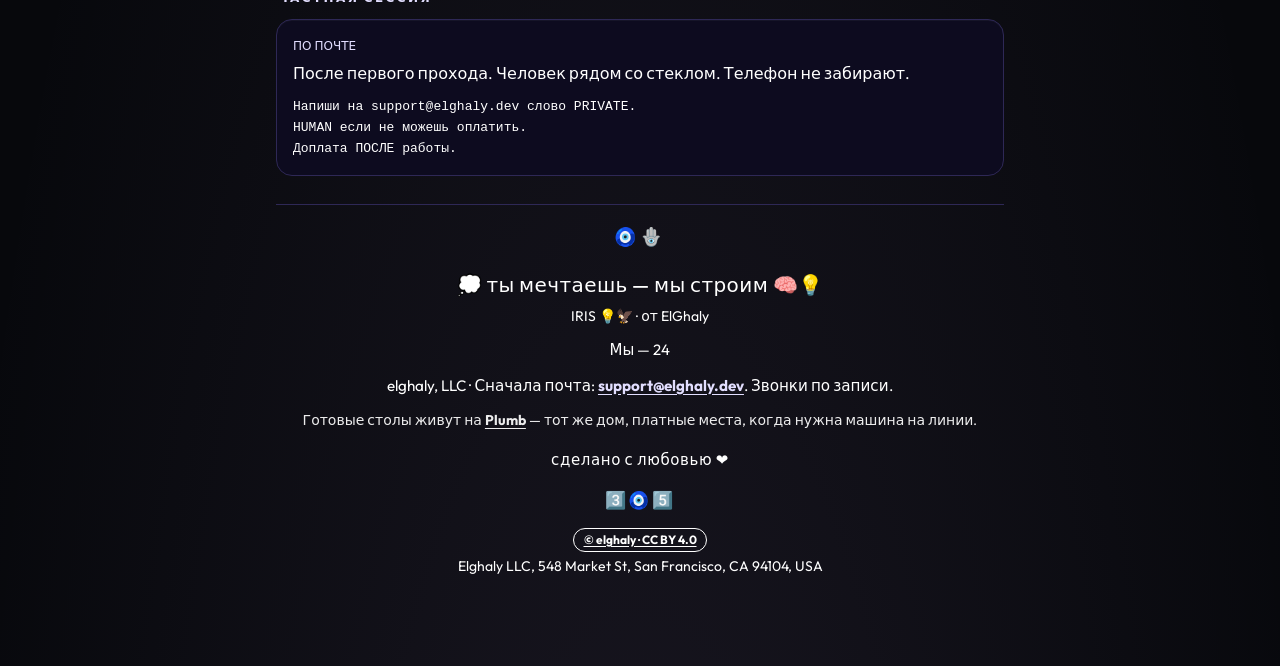
<file: ru/index.html>
<!DOCTYPE html>
<html lang="ru" dir="ltr" id="root">
<head>
<script>window.__IRIS_PAGE_LANG="ru";</script>

<meta charset="utf-8"/>
<meta name="viewport" content="width=device-width,initial-scale=1,viewport-fit=cover"/>
<title>Iris 35 — what happened?</title>
<meta http-equiv="Content-Security-Policy" content="default-src 'none'; script-src 'self'; style-src 'self' 'unsafe-inline'; img-src 'self' data: https://iris-desk-voice.onrender.com; media-src https://iris-desk-voice.onrender.com; font-src 'self'; manifest-src 'self'; worker-src 'self'; connect-src 'self' https://api.mainnet-beta.solana.com https://solana-rpc.publicnode.com https://ethereum.publicnode.com https://mempool.space; form-action 'self'; base-uri 'none'; object-src 'none'; frame-src 'none'"/>
<meta name="referrer" content="no-referrer"/>
<meta name="theme-color" content="#07080c"/>
<meta name="color-scheme" content="dark"/>
<meta name="description" content="Iris 35 — what happened? Tap your situation. Help on your phone. No wallet connect."/>
<link rel="canonical" href="https://iris-35.elghaly.dev/ru/"/>
<meta property="og:type" content="website"/>
<meta property="og:site_name" content="Iris 35"/>
<meta property="og:url" content="https://iris-35.elghaly.dev/ru/"/>
<meta property="og:title" content="Iris 35 — what happened?"/>
<meta property="og:description" content="Tap what happened. Help on your glass. No wallet connect, no seed phrase."/>
<meta property="og:image" content="https://iris-35.elghaly.dev/og.png"/>
<meta property="og:image:width" content="1200"/>
<meta property="og:image:height" content="630"/>
<meta property="og:image:alt" content="Iris 35 — what happened? Help on your phone, no wallet connect."/>
<meta property="og:locale" content="ru_RU"/>
<meta property="og:locale:alternate" content="ar"/>
<meta property="og:locale:alternate" content="ru_RU"/>
<meta property="og:locale:alternate" content="zh_CN"/>
<link rel="alternate" hreflang="en" href="https://iris-35.elghaly.dev/"/>
<link rel="alternate" hreflang="ar" href="https://iris-35.elghaly.dev/ar/"/>
<link rel="alternate" hreflang="ru" href="https://iris-35.elghaly.dev/ru/"/>
<link rel="alternate" hreflang="zh-Hans" href="https://iris-35.elghaly.dev/zh/"/>
<link rel="alternate" hreflang="x-default" href="https://iris-35.elghaly.dev/"/>
<meta name="twitter:card" content="summary_large_image"/>
<meta name="twitter:title" content="Iris 35 — what happened?"/>
<meta name="twitter:description" content="Tap what happened. Help on your glass. No wallet connect, no seed phrase."/>
<meta name="twitter:image" content="https://iris-35.elghaly.dev/og.png"/>
<link rel="icon" href="/favicon.ico" sizes="any"/>
<link rel="icon" href="/favicon.svg" type="image/svg+xml"/>
<link rel="apple-touch-icon" href="/apple-touch-icon.png"/>
<link rel="manifest" href="/manifest.webmanifest"/>
<meta name="apple-mobile-web-app-capable" content="yes"/>
<meta name="apple-mobile-web-app-title" content="IRIS 35"/>
<meta name="apple-mobile-web-app-status-bar-style" content="black-translucent"/>
<link rel="stylesheet" href="/iris-glass.css"/>
<link rel="stylesheet" href="/iris.css"/>
<style>
*{box-sizing:border-box;margin:0;padding:0}html,body{color:var(--ink)}
body{-webkit-text-size-adjust:100%}
.wrap{max-width:760px;margin:0 auto;padding:12px 16px 88px;padding-left:max(16px,env(safe-area-inset-left));padding-right:max(16px,env(safe-area-inset-right))}
.lock-top{margin:4px auto 12px}
#desk{scroll-margin-top:80px}
.urgent-first{margin-bottom:8px}
.urgent-h{font-size:clamp(24px,6vw,30px);line-height:1.2;margin:4px 0 10px;letter-spacing:.02em}
.limits,.safety-note{border-radius:14px;padding:12px 14px;margin:10px 0;font-size:14px;line-height:1.5}
.limits{border:1px solid var(--l);background:var(--card);color:var(--dim)}
.limits h2{font-size:11px;letter-spacing:.18em;text-transform:uppercase;color:var(--p);margin:0 0 8px}
.limits ul{margin:0;padding-inline-start:18px}
.limits li{margin:5px 0}
.safety-note{border:1px solid color-mix(in srgb,var(--warn) 45%,transparent);background:color-mix(in srgb,var(--warn) 8%,transparent);color:var(--text)}
.safety-note strong{color:var(--warn);font-weight:700;display:block;margin-bottom:4px;font-size:11px;letter-spacing:.12em;text-transform:uppercase}
.owner{margin:0 0 8px;letter-spacing:.2em;font-size:20px;color:var(--dim);text-align:center}
.hero{text-align:center;margin:8px 0 16px}
.tagline{font-size:clamp(17px,4.5vw,22px);line-height:1.45;margin:12px 0 6px;color:var(--text);letter-spacing:.02em}
.tagline-foot{margin-top:18px;font-size:clamp(16px,4vw,20px);color:var(--text);text-align:center}
.lock{position:relative;max-width:560px;margin:0 auto}
.lock img{width:100%;height:auto;display:block;border-radius:18px;border:1px solid var(--l);background:var(--card)}
.h1{font-size:22px;line-height:1.3;margin:14px 0 8px}
.lede,.hint,.love{color:var(--dim);font-size:15px}
.status{display:inline-flex;align-items:center;gap:6px;border:1px solid var(--l);border-radius:999px;padding:4px 10px;font-size:12px;color:var(--c);margin:8px 0}
.status i{width:7px;height:7px;border-radius:50%;background:var(--dim);display:inline-block;flex:0 0 auto}
.status.up i{background:var(--g)}.status.down i{background:var(--bad)}.status.down{color:var(--bad)}
.cta{display:inline-block;border-radius:999px;padding:12px 22px;font:700 15px inherit;text-decoration:none;margin:12px 0 4px}
.bullets{margin:14px 0;padding-inline-start:18px;color:var(--dim)}
.bullets li{margin:6px 0}
.how{display:grid;grid-template-columns:1fr 1fr 1fr;gap:8px;margin:12px 0}
.how div{border:1px solid var(--l);border-radius:14px;padding:12px 10px;background:var(--card)}
.how b{display:block;color:var(--c);font-size:11px;letter-spacing:.08em;text-transform:uppercase;margin-bottom:4px}
.how span{color:var(--dim);font-size:13px}
.love{margin-top:28px;font-size:16px;line-height:1.7;color:var(--text)}
h2{font-size:12px;letter-spacing:.2em;text-transform:uppercase;color:var(--p);margin:22px 2px 8px}
.askgrid{display:grid;grid-template-columns:1fr 1fr;gap:8px;margin:8px 0 4px}
.askgrid button{text-align:start;border:1px solid var(--l);background:var(--card);color:var(--ink);border-radius:14px;padding:12px;font:600 13px inherit;cursor:pointer;min-height:52px}
.askgrid button small{display:block;color:var(--dim);font-weight:500;margin-top:4px}
.tabs{display:flex;gap:8px;margin:16px 0;flex-wrap:wrap}
.tabs button{flex:1;min-width:22%;min-height:44px;border:1px solid var(--l);background:transparent;color:var(--ink);border-radius:999px;padding:12px 8px;font:600 13px inherit;cursor:pointer}
.tabs button[aria-selected="true"]{background:var(--g);color:var(--gold-ink);border-color:var(--g)}
.panel{display:none}.panel.on{display:block}
.card{background:var(--card);border:1px solid var(--l);border-radius:16px;padding:16px;margin-top:12px}
.q{font-size:16px;margin-bottom:10px}
.ans{display:flex;flex-wrap:wrap;gap:8px}
.ans button{border:1px solid var(--l);background:var(--card-2);color:var(--ink);border-radius:999px;padding:10px 14px;font:600 13px inherit;cursor:pointer;min-height:44px}
.ans button.on-no{border-color:var(--g);color:var(--g);background:color-mix(in srgb,var(--gold) 10%,transparent)}
.ans button.on-yes{border-color:var(--bad);color:var(--bad);background:color-mix(in srgb,var(--bad) 10%,transparent)}
.ans button.on-idk{border-color:var(--warn);color:var(--warn);background:color-mix(in srgb,var(--warn) 10%,transparent)}
.badge{display:inline-block;border-radius:999px;padding:4px 10px;font-size:12px;font-weight:700;letter-spacing:.1em;margin-bottom:8px;border:1px solid currentColor}
.A{color:var(--gold)}.B{color:var(--warn)}.C{color:var(--bad)}.X{color:var(--muted)}
.rule{font-family:ui-monospace,Menlo,Consolas,monospace;font-size:13px;white-space:pre-wrap;word-break:break-word}
label{display:block;font-size:11px;letter-spacing:.14em;text-transform:uppercase;color:var(--p);margin-bottom:8px}
textarea,input[type=email],input[type=text]{width:100%;background:var(--card-2);color:var(--ink);border:1px solid var(--l);border-radius:12px;padding:12px;font:14px inherit}
textarea{min-height:72px}
#q{font:13px ui-monospace,Menlo,Consolas,monospace;min-height:88px}
.row{display:flex;gap:8px;margin-top:10px;flex-wrap:wrap}
.go{border:0;border-radius:999px;padding:12px 16px;font:600 13px inherit;cursor:pointer;min-height:44px}
.ghost{background:transparent;border:1px solid var(--l);color:var(--ink);border-radius:999px;padding:12px 16px;font:600 13px inherit;cursor:pointer;min-height:44px}
.out{display:none;margin-top:12px}.out.on{display:block}
.later{margin-top:28px;padding-top:20px;border-top:1px solid var(--l)}
footer{margin-top:28px;color:var(--dim);font-size:14px;text-align:center;padding-top:8px;border-top:1px solid var(--l)}
footer .marks{letter-spacing:.2em;margin:10px 0;font-size:18px}
footer .marks-down{letter-spacing:.14em;margin-top:14px;font-size:17px}
footer .we-are{margin:10px 0;font-size:15px;color:var(--text)}
footer .made-by{margin-top:16px;font-size:15px;color:var(--warn);letter-spacing:.04em}
footer .plumb-door{margin:12px 0;font-size:14px;line-height:1.55;opacity:.92}
footer .plumb-door a{font-weight:600}
footer .trust{margin-top:16px;padding-top:12px;border-top:1px solid var(--l);font-size:12px;line-height:1.55}
.addr{direction:ltr;unicode-bidi:isolate;margin-top:6px}
a{color:var(--c)}
.path{color:var(--g);font-size:12px;margin-bottom:6px}
@media(max-width:560px){.how{grid-template-columns:1fr}.askgrid{grid-template-columns:1fr}}
.voice{margin:4px 0 18px}
.voice-hint{color:var(--dim);font-size:13px;text-align:center;margin:0 0 14px}
.demo{margin:0 0 12px}
.demo video{display:block;width:100%;height:auto;aspect-ratio:16/9;border-radius:18px;border:1px solid var(--l);background:var(--card)}
.demo figcaption{color:var(--dim);font-size:12px;letter-spacing:.08em;text-align:center;margin-top:6px}
@media print{.voice{display:none}}
</style>
<style id="lic-badges-css">.lic-badges{margin:.75rem 0 0;font-size:.75rem;line-height:1.2}.lic-badges>a,.lic-badges>span{display:inline-flex;align-items:center;min-height:24px;margin:.2rem .15rem;padding:0 .6rem;border:1px solid currentColor;border-radius:999px;color:inherit;vertical-align:middle}.lic-badges>a{text-decoration:underline;text-underline-offset:2px}.lic-badges>span{text-decoration:none}</style>
</head>
<body>
<a class="skip" href="#desk" data-i18n="skip">Skip to the desk</a>
<p id="offline-bar" class="offline-bar" role="status" hidden data-i18n="offline">Offline. Everything on this page still works — the chain lookup needs a line.</p>
<div class="wrap">
  <header class="nav">
    <div class="nav__in">
      <a class="brand-lockup" href="/" aria-label="IRIS 35 home">
        <img class="brand-mark" src="/mark-35.svg" width="40" height="40" alt="" decoding="async"/>
        <span class="word">IRIS</span>
      </a>
      <span class="house-badge" aria-label="Iris 35"><span class="house-badge__dot" aria-hidden="true">●</span> 35</span>
      <nav class="nav__links nav__links--always" aria-label="Site">
        <a href="/" aria-current="page" data-i18n="nav_iris">Iris</a>
        <a href="https://plumb-35.elghaly.dev/" rel="noopener noreferrer" data-i18n="nav_plumb">Plumb</a>
      </nav>
      <div class="lang-switch" id="langs" role="group" aria-label="Choose language" data-i18n-label="langs_label">
        <button type="button" class="lang-btn" data-lang="en" lang="en" aria-pressed="true">English</button>
        <button type="button" class="lang-btn" data-lang="ar" lang="ar" aria-pressed="false">العربية</button>
        <button type="button" class="lang-btn" data-lang="ru" lang="ru" aria-pressed="false">Русский</button>
        <button type="button" class="lang-btn" data-lang="zh" lang="zh-Hans" aria-pressed="false">中文</button>
      </div>
    </div>
  </header>

  <main id="main">
  <section class="voice" aria-label="Talk to Iris">
    <figure class="demo">
      <video width="1280" height="720" controls playsinline preload="none" poster="/demo-poster.jpg" src="https://iris-desk-voice.onrender.com/demo.mp4"></video>
      <figcaption data-i18n="demo_cap">Demo video · 60 seconds</figcaption>
    </figure>
    <a class="talk-btn" href="https://iris-desk-voice.onrender.com" target="_blank" rel="noopener noreferrer">
      <span class="talk-icon" aria-hidden="true">🎙️</span>
      <span class="talk-text"><span class="talk-label" data-i18n="talk_label">Connect &amp; talk</span><span class="talk-sub" data-i18n="talk_sub">Tap, then speak</span></span>
    </a>
    <p class="voice-hint" data-i18n="voice_hint">🔊 Turn your volume up and tap to talk. Iris answers out loud. On iPhone, switch off silent mode first.</p>
  </section>

  <section class="urgent-first" id="what" aria-labelledby="urgent-heading">
    <div class="page-menu" data-page-menu style="display:flex;justify-content:flex-end;min-height:46px;margin:0 0 .5rem"></div>
    <h1 class="urgent-h" id="urgent-heading" data-i18n="askline">What happened?</h1>

    <div class="askgrid" role="group" aria-labelledby="urgent-heading">
      <button type="button" data-go="sig"><span data-i18n="g3">I signed or sent crypto</span><small data-i18n="g3s">SOL / BTC / ETH</small></button>
      <button type="button" data-go="sig"><span data-i18n="g4">They said connect wallet</span><small data-i18n="g4s">Do not connect. Already did? Paste the hash</small></button>
      <button type="button" data-go="iphone"><span data-i18n="g2">Unknown device on my account</span><small data-i18n="g2s">Apple / Google</small></button>
      <button type="button" data-go="iphone"><span data-i18n="g1">Someone wants an app on my phone</span><small data-i18n="g1s">iPhone / Android</small></button>
    </div>

    <div class="limits" role="note">
      <h2 data-i18n="limits_h">What IRIS can and cannot do</h2>
      <ul>
        <li data-i18n="limits_can">CAN: read a public transaction hash and show what it does on chain; walk checklists on your phone for unknown devices and apps.</li>
        <li data-i18n="limits_cannot">CANNOT: recover funds; reverse a transaction; say something is harmless; verify who called, emailed, or messaged you.</li>
        <li data-i18n="limits_when">Go to your exchange, bank, or police if money moved without your consent, someone impersonates Apple / bank / support, or you feel in danger.</li>
      </ul>
    </div>

    <div class="safety-note" role="note">
      <strong data-i18n="safety_clean_h">Before you change passwords</strong>
      <span data-i18n="safety_clean">Secure the account from a clean device first. Changing a password or removing an unknown device from a compromised phone can hand over the new password or confirm the attacker still has access.</span>
    </div>

    <div class="safety-note hash-note" role="note">
      <strong data-i18n="safety_hash_h">About pasting a hash</strong>
      <span data-i18n="safety_hash">A hash check shows what a transaction does. That is not the same as harmless. IRIS cannot tell you to sign, connect a wallet, or approve.</span>
    </div>
  </section>

  <div id="desk" class="tabs" role="tablist" aria-label="Which situation" data-i18n-label="tabs_label">
    <button type="button" id="tab-iphone" role="tab" aria-selected="true" aria-controls="iphone" data-i18n="tab_iphone">iPhone</button>
    <button type="button" id="tab-android" role="tab" aria-selected="false" aria-controls="android" data-i18n="tab_android">Android</button>
    <button type="button" id="tab-sig" role="tab" aria-selected="false" aria-controls="sig" data-i18n="tab_sig">SOL / BTC / ETH</button>
  </div>
  <div id="iphone" class="panel on" role="tabpanel" aria-labelledby="tab-iphone" tabindex="-1"></div>
  <div id="android" class="panel" role="tabpanel" aria-labelledby="tab-android" tabindex="-1"></div>
  <div id="sig" class="panel" role="tabpanel" aria-labelledby="tab-sig" tabindex="-1">
    <div class="card">
      <label for="q" data-i18n="hash_label">Public hash</label>
      <textarea id="q" spellcheck="false" autocomplete="off" autocapitalize="off" data-i18n-ph="hash_ph" placeholder="SOL signature / BTC txid / ETH 0x hash — or paste the explorer link"></textarea>
      <div class="row">
        <button class="go" id="run" type="button" data-i18n="classify">Classify</button>
        <button class="ghost" id="clr" type="button" data-i18n="clear">Clear</button>
      </div>
      <div class="out" id="out" role="status" aria-live="polite"><p><span class="badge A" id="badge">-</span></p><p class="rule" id="report"></p>
        <div class="row"><button class="ghost" type="button" id="copy-chain" data-i18n="copy">Copy report</button></div>
      </div>
    </div>
  </div>

  <h2 data-i18n="ask_h">Ask IRIS</h2>
  <div class="card">
    <p class="hint" data-i18n="ask_hint">After you looked. Instant answer. Nothing leaves this phone.</p>
    <textarea id="askq" data-i18n-ph="ask_ph" placeholder="Ask IRIS"></textarea>
    <div class="row"><button class="go" type="button" id="askgo" data-i18n="ask_go">Answer</button></div>
    <div class="out" id="askout" role="status" aria-live="polite"><p class="rule" id="askrep"></p></div>
  </div>
  <p class="love" data-i18n="love">See first. Protect the people you love. Teach them to see, without taking their phone.</p>

  <h2 data-i18n="qr_h">Show, do not send</h2>
  <div class="card qr-card">
    <p class="q" data-i18n="qr_q">Hold this up. They scan it with their own camera.</p>
    <img class="qr" src="/qr.svg" width="264" height="264" loading="lazy" decoding="async" data-i18n-alt="qr_alt" alt="QR code for https://iris-35.elghaly.dev/"/>
    <p class="rule" dir="ltr">https://iris-35.elghaly.dev/</p>
    <p class="hint" data-i18n="qr_p">Nothing to click, nothing in a chat for anyone to swap for a lookalike.</p>
  </div>

  <section class="later" aria-label="About IRIS">
    <ul class="bullets">
      <li data-i18n="b1">What it is: an open server. Look, tap, get the next path.</li>
      <li data-i18n="b2">Who it is for: you, on your iPhone or Android. Nobody holds the phone.</li>
      <li data-i18n="b3">Start now. Extra if you ask, after the work.</li>
    </ul>
    <div class="how">
      <div><b data-i18n="how1_h">1 Look</b><span data-i18n="how1_p">Open the path on YOUR glass.</span></div>
      <div><b data-i18n="how2_h">2 Tap</b><span data-i18n="how2_p">Mark what you see. The page answers.</span></div>
      <div><b data-i18n="how3_h">3 Ship</b><span data-i18n="how3_p">Remove a YES yourself. Teach one person you love.</span></div>
    </div>
    <div class="hero">
      <p class="tagline" data-i18n="tagline">💭 you dream we build 🧠💡</p>
      <h2 class="h1" data-i18n="h1">Iris 35 — open server to think and ship</h2>
      <p class="lede" data-i18n="lede">Open on your glass. Start now.</p>
      <a class="cta" href="#what" data-i18n="cta">Start now</a>
      <div class="row" id="install-row" hidden style="justify-content:center">
        <button class="ghost" type="button" id="install-go" data-i18n="install">Add IRIS to your home screen</button>
      </div>
    </div>
    <div class="eye">
      <img src="/iris-eye.svg" width="1200" height="630" loading="lazy" decoding="async" data-i18n-alt="eye_alt" alt="The IRIS eye above an open hand"/>
    </div>
  </section>

  </main>
  <footer>
    <p class="marks" aria-hidden="true" dir="ltr">🧿🪬</p>
    <p class="tagline tagline-foot" data-i18n="tagline" dir="auto">💭 you dream we build 🧠💡</p>
    <p data-i18n="by" dir="auto">IRIS 💡🦅 · by ElGhaly</p>
    <p class="we-are"><span data-i18n="we_are">We are 24</span></p>
    <p class="footer-contact"><span data-i18n="footer_llc">elghaly, LLC</span> · <span data-i18n="footer_mail_first">Email first: </span><a href="mailto:support@elghaly.dev" dir="ltr">support@elghaly.dev</a><span data-i18n="footer_calls">. Calls by appointment.</span></p>
    <p class="plumb-door"><span data-i18n="plumb_note">Ready desk software lives on</span> <a href="https://plumb-35.elghaly.dev/" rel="noopener noreferrer">Plumb</a><span data-i18n="plumb_tail"> — same house, paid seats when you want a machine on the wire.</span></p>
    <p class="made-by" data-i18n="made_by" dir="auto">made by love ❤️</p>
    <p class="marks marks-down" aria-hidden="true" dir="ltr">3️⃣🧿5️⃣</p>
  <p class="lic-badges" dir="ltr"><a href="https://creativecommons.org/licenses/by/4.0/" rel="license">© elghaly · CC BY 4.0</a></p>
    <p class="footer__address" lang="en" dir="ltr">Elghaly LLC, 548 Market St, San Francisco, CA 94104, USA</p>
  </footer>
</div>
<script type="application/ld+json">
{"@context":"https://schema.org","@type":"WebSite","name":"Iris 35","url":"https://iris-35.elghaly.dev/","inLanguage":["en","ar","ru","zh"],"description":"What happened? Help on your phone. Tap your situation — no wallet connect.","publisher":{"@type":"Organization","name":"elghaly, LLC","email":"support@elghaly.dev","url":"https://iris-35.elghaly.dev/"}}
</script>
<script src="/i18n.js"></script>
<script src="/sol-decode.js"></script>
<script src="/app.js"></script>
<script src="/boot.js"></script>
<script src="/ui.js"></script>
<script src="/page-menu.js" defer></script>
<script src="/assets/alghali.js" data-product="Iris 35" defer></script>
</body>
</html>
</file>
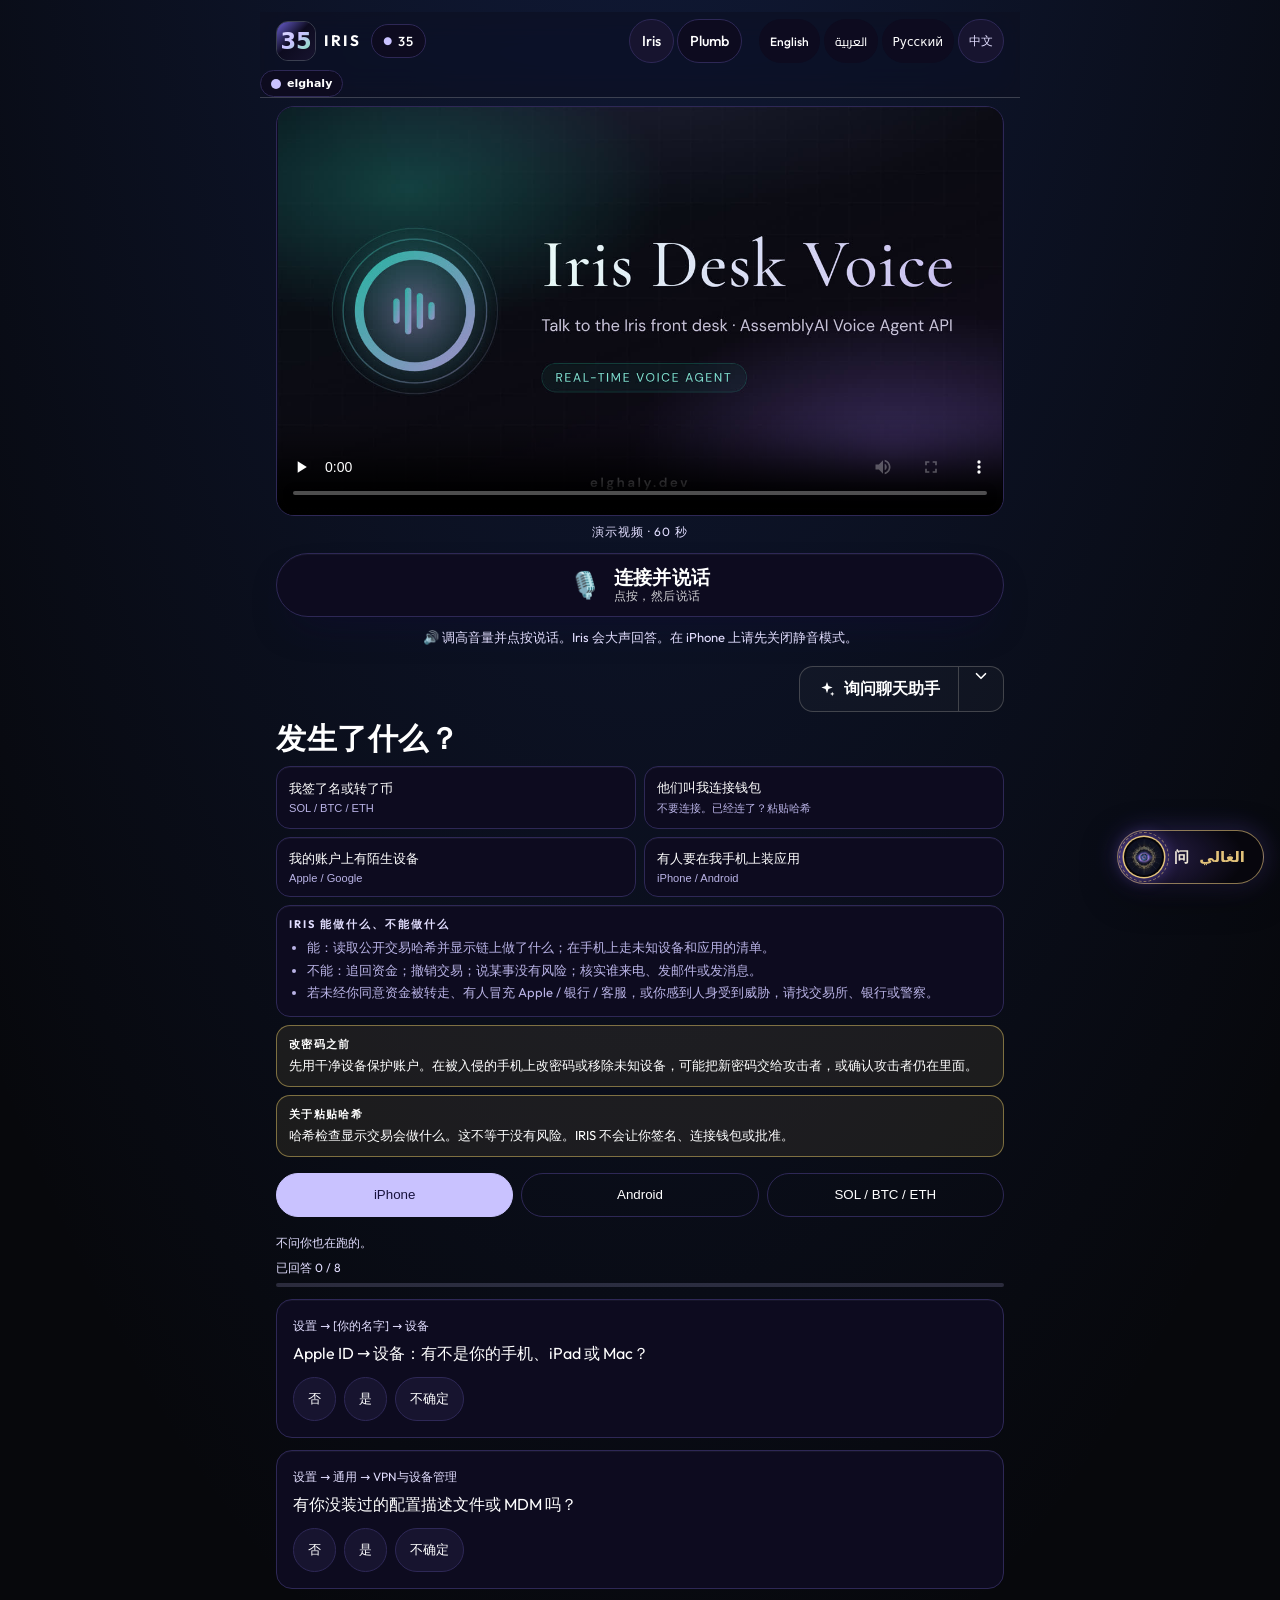
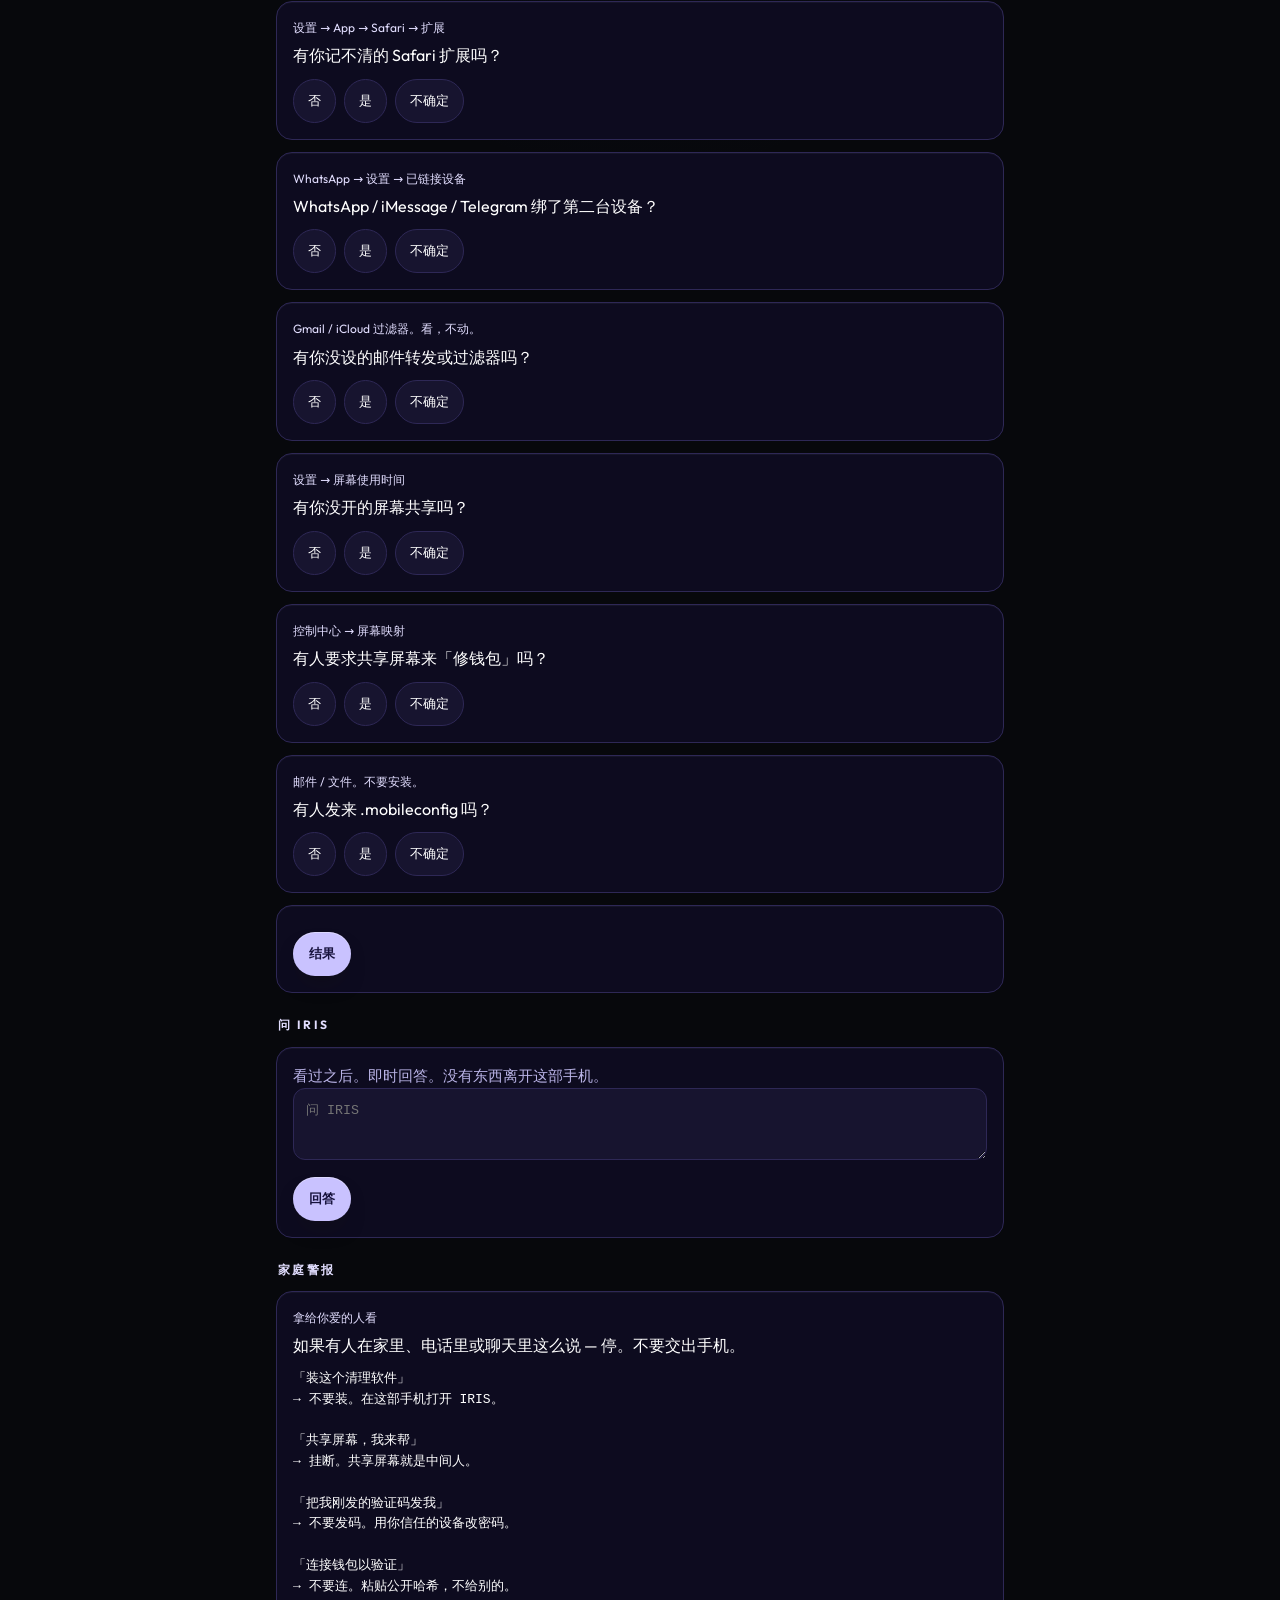
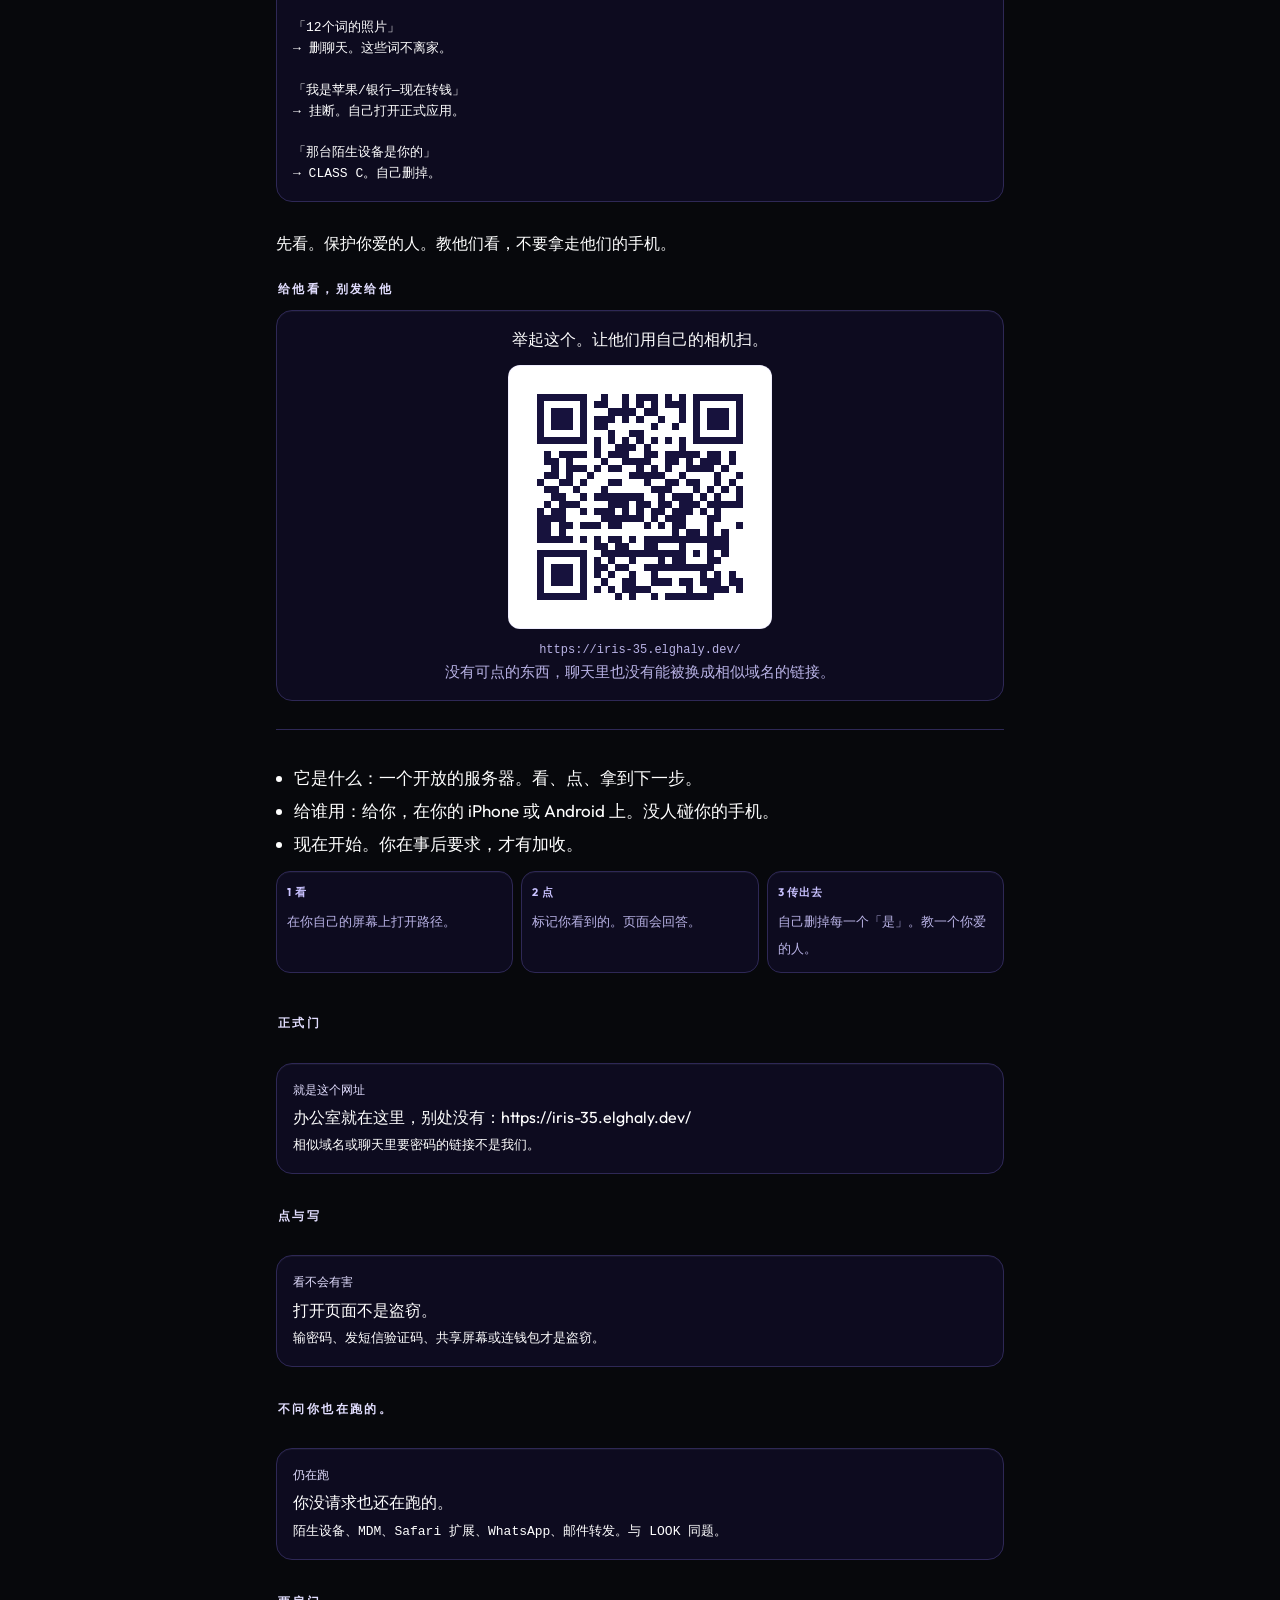
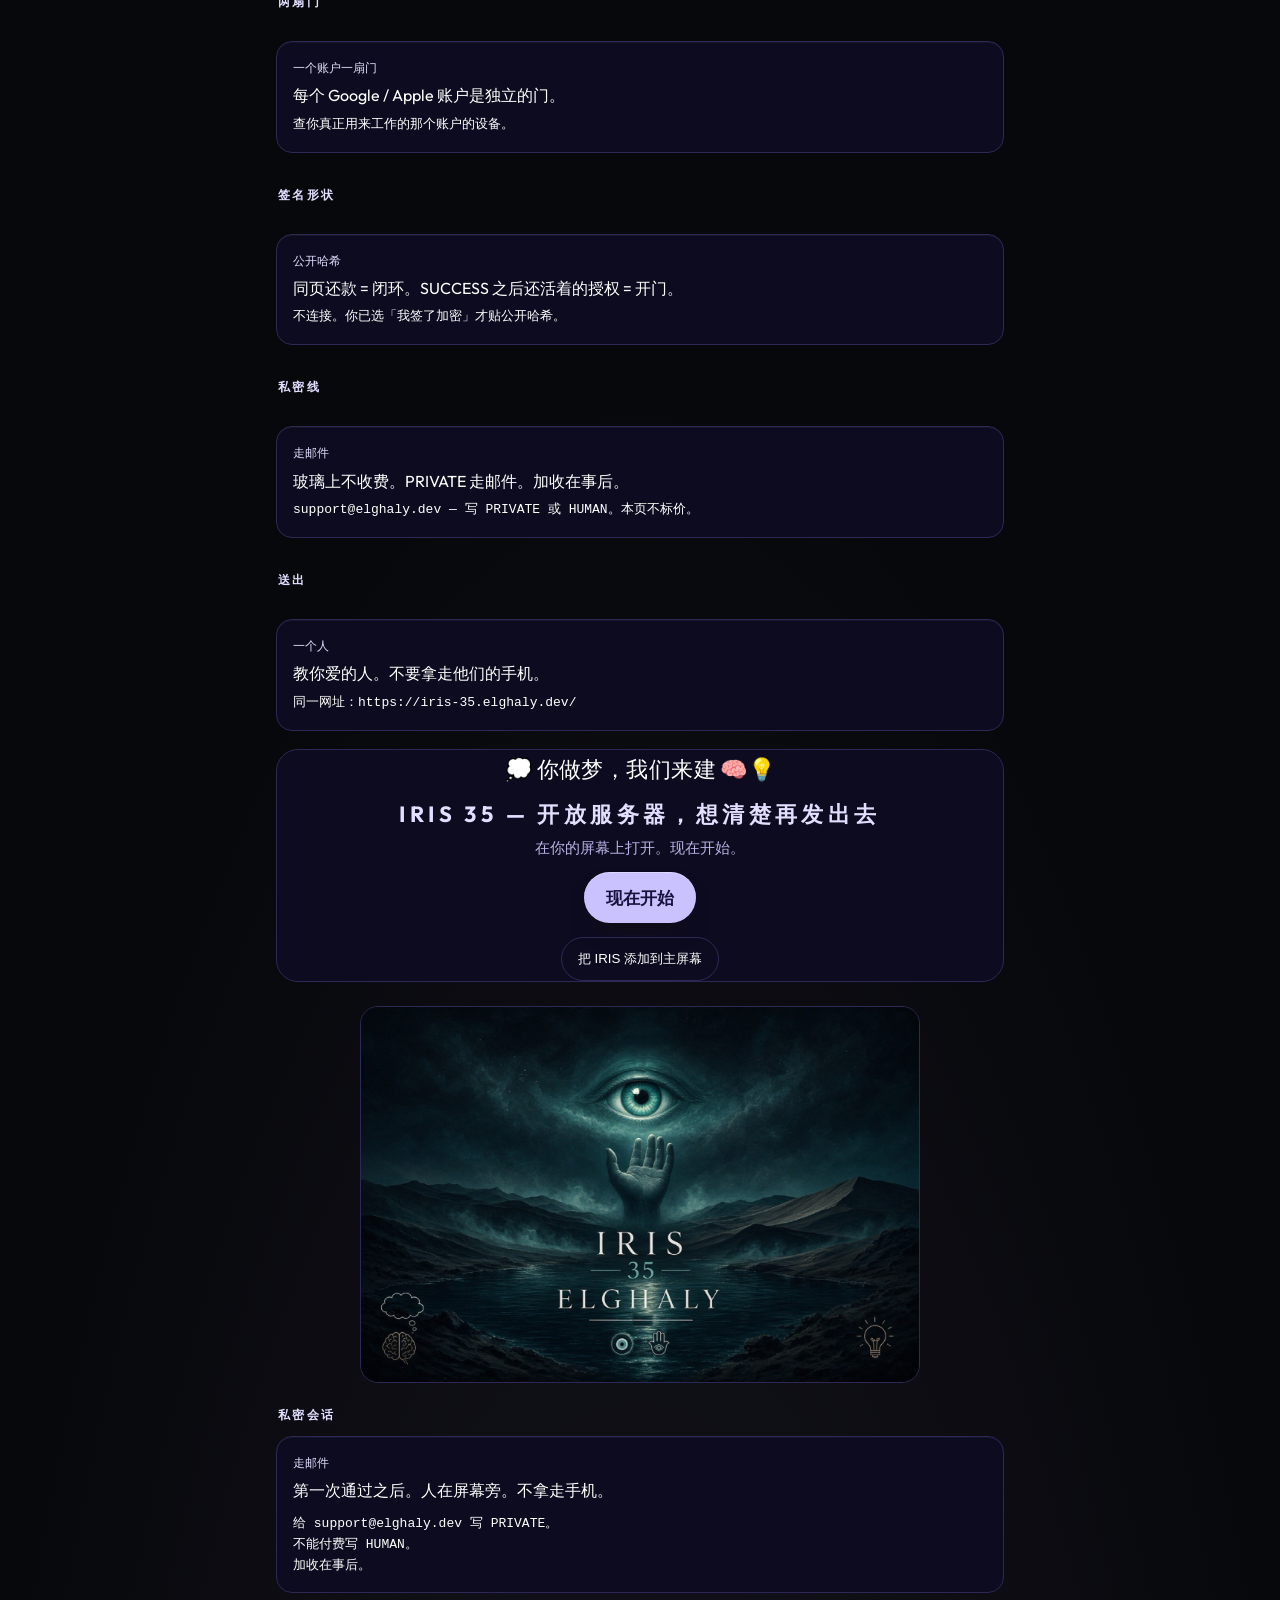
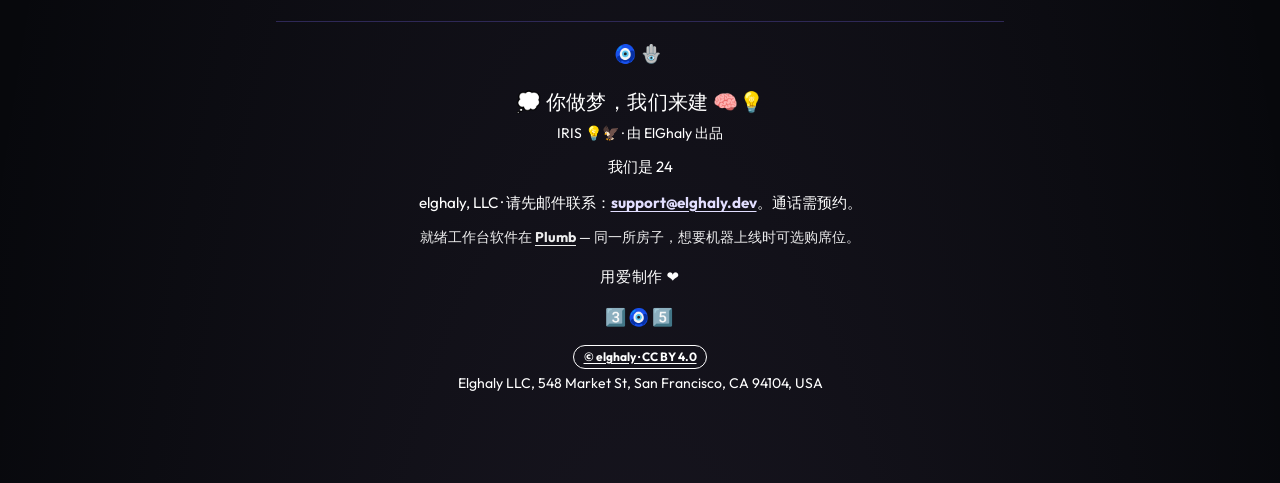
<file: zh/index.html>
<!DOCTYPE html>
<html lang="zh-Hans" dir="ltr" id="root">
<head>
<script>window.__IRIS_PAGE_LANG="zh";</script>

<meta charset="utf-8"/>
<meta name="viewport" content="width=device-width,initial-scale=1,viewport-fit=cover"/>
<title>Iris 35 — what happened?</title>
<meta http-equiv="Content-Security-Policy" content="default-src 'none'; script-src 'self'; style-src 'self' 'unsafe-inline'; img-src 'self' data: https://iris-desk-voice.onrender.com; media-src https://iris-desk-voice.onrender.com; font-src 'self'; manifest-src 'self'; worker-src 'self'; connect-src 'self' https://api.mainnet-beta.solana.com https://solana-rpc.publicnode.com https://ethereum.publicnode.com https://mempool.space; form-action 'self'; base-uri 'none'; object-src 'none'; frame-src 'none'"/>
<meta name="referrer" content="no-referrer"/>
<meta name="theme-color" content="#07080c"/>
<meta name="color-scheme" content="dark"/>
<meta name="description" content="Iris 35 — what happened? Tap your situation. Help on your phone. No wallet connect."/>
<link rel="canonical" href="https://iris-35.elghaly.dev/zh/"/>
<meta property="og:type" content="website"/>
<meta property="og:site_name" content="Iris 35"/>
<meta property="og:url" content="https://iris-35.elghaly.dev/zh/"/>
<meta property="og:title" content="Iris 35 — what happened?"/>
<meta property="og:description" content="Tap what happened. Help on your glass. No wallet connect, no seed phrase."/>
<meta property="og:image" content="https://iris-35.elghaly.dev/og.png"/>
<meta property="og:image:width" content="1200"/>
<meta property="og:image:height" content="630"/>
<meta property="og:image:alt" content="Iris 35 — what happened? Help on your phone, no wallet connect."/>
<meta property="og:locale" content="zh_CN"/>
<meta property="og:locale:alternate" content="ar"/>
<meta property="og:locale:alternate" content="ru_RU"/>
<meta property="og:locale:alternate" content="zh_CN"/>
<link rel="alternate" hreflang="en" href="https://iris-35.elghaly.dev/"/>
<link rel="alternate" hreflang="ar" href="https://iris-35.elghaly.dev/ar/"/>
<link rel="alternate" hreflang="ru" href="https://iris-35.elghaly.dev/ru/"/>
<link rel="alternate" hreflang="zh-Hans" href="https://iris-35.elghaly.dev/zh/"/>
<link rel="alternate" hreflang="x-default" href="https://iris-35.elghaly.dev/"/>
<meta name="twitter:card" content="summary_large_image"/>
<meta name="twitter:title" content="Iris 35 — what happened?"/>
<meta name="twitter:description" content="Tap what happened. Help on your glass. No wallet connect, no seed phrase."/>
<meta name="twitter:image" content="https://iris-35.elghaly.dev/og.png"/>
<link rel="icon" href="/favicon.ico" sizes="any"/>
<link rel="icon" href="/favicon.svg" type="image/svg+xml"/>
<link rel="apple-touch-icon" href="/apple-touch-icon.png"/>
<link rel="manifest" href="/manifest.webmanifest"/>
<meta name="apple-mobile-web-app-capable" content="yes"/>
<meta name="apple-mobile-web-app-title" content="IRIS 35"/>
<meta name="apple-mobile-web-app-status-bar-style" content="black-translucent"/>
<link rel="stylesheet" href="/iris-glass.css"/>
<link rel="stylesheet" href="/iris.css"/>
<style>
*{box-sizing:border-box;margin:0;padding:0}html,body{color:var(--ink)}
body{-webkit-text-size-adjust:100%}
.wrap{max-width:760px;margin:0 auto;padding:12px 16px 88px;padding-left:max(16px,env(safe-area-inset-left));padding-right:max(16px,env(safe-area-inset-right))}
.lock-top{margin:4px auto 12px}
#desk{scroll-margin-top:80px}
.urgent-first{margin-bottom:8px}
.urgent-h{font-size:clamp(24px,6vw,30px);line-height:1.2;margin:4px 0 10px;letter-spacing:.02em}
.limits,.safety-note{border-radius:14px;padding:12px 14px;margin:10px 0;font-size:14px;line-height:1.5}
.limits{border:1px solid var(--l);background:var(--card);color:var(--dim)}
.limits h2{font-size:11px;letter-spacing:.18em;text-transform:uppercase;color:var(--p);margin:0 0 8px}
.limits ul{margin:0;padding-inline-start:18px}
.limits li{margin:5px 0}
.safety-note{border:1px solid color-mix(in srgb,var(--warn) 45%,transparent);background:color-mix(in srgb,var(--warn) 8%,transparent);color:var(--text)}
.safety-note strong{color:var(--warn);font-weight:700;display:block;margin-bottom:4px;font-size:11px;letter-spacing:.12em;text-transform:uppercase}
.owner{margin:0 0 8px;letter-spacing:.2em;font-size:20px;color:var(--dim);text-align:center}
.hero{text-align:center;margin:8px 0 16px}
.tagline{font-size:clamp(17px,4.5vw,22px);line-height:1.45;margin:12px 0 6px;color:var(--text);letter-spacing:.02em}
.tagline-foot{margin-top:18px;font-size:clamp(16px,4vw,20px);color:var(--text);text-align:center}
.lock{position:relative;max-width:560px;margin:0 auto}
.lock img{width:100%;height:auto;display:block;border-radius:18px;border:1px solid var(--l);background:var(--card)}
.h1{font-size:22px;line-height:1.3;margin:14px 0 8px}
.lede,.hint,.love{color:var(--dim);font-size:15px}
.status{display:inline-flex;align-items:center;gap:6px;border:1px solid var(--l);border-radius:999px;padding:4px 10px;font-size:12px;color:var(--c);margin:8px 0}
.status i{width:7px;height:7px;border-radius:50%;background:var(--dim);display:inline-block;flex:0 0 auto}
.status.up i{background:var(--g)}.status.down i{background:var(--bad)}.status.down{color:var(--bad)}
.cta{display:inline-block;border-radius:999px;padding:12px 22px;font:700 15px inherit;text-decoration:none;margin:12px 0 4px}
.bullets{margin:14px 0;padding-inline-start:18px;color:var(--dim)}
.bullets li{margin:6px 0}
.how{display:grid;grid-template-columns:1fr 1fr 1fr;gap:8px;margin:12px 0}
.how div{border:1px solid var(--l);border-radius:14px;padding:12px 10px;background:var(--card)}
.how b{display:block;color:var(--c);font-size:11px;letter-spacing:.08em;text-transform:uppercase;margin-bottom:4px}
.how span{color:var(--dim);font-size:13px}
.love{margin-top:28px;font-size:16px;line-height:1.7;color:var(--text)}
h2{font-size:12px;letter-spacing:.2em;text-transform:uppercase;color:var(--p);margin:22px 2px 8px}
.askgrid{display:grid;grid-template-columns:1fr 1fr;gap:8px;margin:8px 0 4px}
.askgrid button{text-align:start;border:1px solid var(--l);background:var(--card);color:var(--ink);border-radius:14px;padding:12px;font:600 13px inherit;cursor:pointer;min-height:52px}
.askgrid button small{display:block;color:var(--dim);font-weight:500;margin-top:4px}
.tabs{display:flex;gap:8px;margin:16px 0;flex-wrap:wrap}
.tabs button{flex:1;min-width:22%;min-height:44px;border:1px solid var(--l);background:transparent;color:var(--ink);border-radius:999px;padding:12px 8px;font:600 13px inherit;cursor:pointer}
.tabs button[aria-selected="true"]{background:var(--g);color:var(--gold-ink);border-color:var(--g)}
.panel{display:none}.panel.on{display:block}
.card{background:var(--card);border:1px solid var(--l);border-radius:16px;padding:16px;margin-top:12px}
.q{font-size:16px;margin-bottom:10px}
.ans{display:flex;flex-wrap:wrap;gap:8px}
.ans button{border:1px solid var(--l);background:var(--card-2);color:var(--ink);border-radius:999px;padding:10px 14px;font:600 13px inherit;cursor:pointer;min-height:44px}
.ans button.on-no{border-color:var(--g);color:var(--g);background:color-mix(in srgb,var(--gold) 10%,transparent)}
.ans button.on-yes{border-color:var(--bad);color:var(--bad);background:color-mix(in srgb,var(--bad) 10%,transparent)}
.ans button.on-idk{border-color:var(--warn);color:var(--warn);background:color-mix(in srgb,var(--warn) 10%,transparent)}
.badge{display:inline-block;border-radius:999px;padding:4px 10px;font-size:12px;font-weight:700;letter-spacing:.1em;margin-bottom:8px;border:1px solid currentColor}
.A{color:var(--gold)}.B{color:var(--warn)}.C{color:var(--bad)}.X{color:var(--muted)}
.rule{font-family:ui-monospace,Menlo,Consolas,monospace;font-size:13px;white-space:pre-wrap;word-break:break-word}
label{display:block;font-size:11px;letter-spacing:.14em;text-transform:uppercase;color:var(--p);margin-bottom:8px}
textarea,input[type=email],input[type=text]{width:100%;background:var(--card-2);color:var(--ink);border:1px solid var(--l);border-radius:12px;padding:12px;font:14px inherit}
textarea{min-height:72px}
#q{font:13px ui-monospace,Menlo,Consolas,monospace;min-height:88px}
.row{display:flex;gap:8px;margin-top:10px;flex-wrap:wrap}
.go{border:0;border-radius:999px;padding:12px 16px;font:600 13px inherit;cursor:pointer;min-height:44px}
.ghost{background:transparent;border:1px solid var(--l);color:var(--ink);border-radius:999px;padding:12px 16px;font:600 13px inherit;cursor:pointer;min-height:44px}
.out{display:none;margin-top:12px}.out.on{display:block}
.later{margin-top:28px;padding-top:20px;border-top:1px solid var(--l)}
footer{margin-top:28px;color:var(--dim);font-size:14px;text-align:center;padding-top:8px;border-top:1px solid var(--l)}
footer .marks{letter-spacing:.2em;margin:10px 0;font-size:18px}
footer .marks-down{letter-spacing:.14em;margin-top:14px;font-size:17px}
footer .we-are{margin:10px 0;font-size:15px;color:var(--text)}
footer .made-by{margin-top:16px;font-size:15px;color:var(--warn);letter-spacing:.04em}
footer .plumb-door{margin:12px 0;font-size:14px;line-height:1.55;opacity:.92}
footer .plumb-door a{font-weight:600}
footer .trust{margin-top:16px;padding-top:12px;border-top:1px solid var(--l);font-size:12px;line-height:1.55}
.addr{direction:ltr;unicode-bidi:isolate;margin-top:6px}
a{color:var(--c)}
.path{color:var(--g);font-size:12px;margin-bottom:6px}
@media(max-width:560px){.how{grid-template-columns:1fr}.askgrid{grid-template-columns:1fr}}
.voice{margin:4px 0 18px}
.voice-hint{color:var(--dim);font-size:13px;text-align:center;margin:0 0 14px}
.demo{margin:0 0 12px}
.demo video{display:block;width:100%;height:auto;aspect-ratio:16/9;border-radius:18px;border:1px solid var(--l);background:var(--card)}
.demo figcaption{color:var(--dim);font-size:12px;letter-spacing:.08em;text-align:center;margin-top:6px}
@media print{.voice{display:none}}
</style>
<style id="lic-badges-css">.lic-badges{margin:.75rem 0 0;font-size:.75rem;line-height:1.2}.lic-badges>a,.lic-badges>span{display:inline-flex;align-items:center;min-height:24px;margin:.2rem .15rem;padding:0 .6rem;border:1px solid currentColor;border-radius:999px;color:inherit;vertical-align:middle}.lic-badges>a{text-decoration:underline;text-underline-offset:2px}.lic-badges>span{text-decoration:none}</style>
</head>
<body>
<a class="skip" href="#desk" data-i18n="skip">Skip to the desk</a>
<p id="offline-bar" class="offline-bar" role="status" hidden data-i18n="offline">Offline. Everything on this page still works — the chain lookup needs a line.</p>
<div class="wrap">
  <header class="nav">
    <div class="nav__in">
      <a class="brand-lockup" href="/" aria-label="IRIS 35 home">
        <img class="brand-mark" src="/mark-35.svg" width="40" height="40" alt="" decoding="async"/>
        <span class="word">IRIS</span>
      </a>
      <span class="house-badge" aria-label="Iris 35"><span class="house-badge__dot" aria-hidden="true">●</span> 35</span>
      <nav class="nav__links nav__links--always" aria-label="Site">
        <a href="/" aria-current="page" data-i18n="nav_iris">Iris</a>
        <a href="https://plumb-35.elghaly.dev/" rel="noopener noreferrer" data-i18n="nav_plumb">Plumb</a>
      </nav>
      <div class="lang-switch" id="langs" role="group" aria-label="Choose language" data-i18n-label="langs_label">
        <button type="button" class="lang-btn" data-lang="en" lang="en" aria-pressed="true">English</button>
        <button type="button" class="lang-btn" data-lang="ar" lang="ar" aria-pressed="false">العربية</button>
        <button type="button" class="lang-btn" data-lang="ru" lang="ru" aria-pressed="false">Русский</button>
        <button type="button" class="lang-btn" data-lang="zh" lang="zh-Hans" aria-pressed="false">中文</button>
      </div>
    </div>
  </header>

  <main id="main">
  <section class="voice" aria-label="Talk to Iris">
    <figure class="demo">
      <video width="1280" height="720" controls playsinline preload="none" poster="/demo-poster.jpg" src="https://iris-desk-voice.onrender.com/demo.mp4"></video>
      <figcaption data-i18n="demo_cap">Demo video · 60 seconds</figcaption>
    </figure>
    <a class="talk-btn" href="https://iris-desk-voice.onrender.com" target="_blank" rel="noopener noreferrer">
      <span class="talk-icon" aria-hidden="true">🎙️</span>
      <span class="talk-text"><span class="talk-label" data-i18n="talk_label">Connect &amp; talk</span><span class="talk-sub" data-i18n="talk_sub">Tap, then speak</span></span>
    </a>
    <p class="voice-hint" data-i18n="voice_hint">🔊 Turn your volume up and tap to talk. Iris answers out loud. On iPhone, switch off silent mode first.</p>
  </section>

  <section class="urgent-first" id="what" aria-labelledby="urgent-heading">
    <div class="page-menu" data-page-menu style="display:flex;justify-content:flex-end;min-height:46px;margin:0 0 .5rem"></div>
    <h1 class="urgent-h" id="urgent-heading" data-i18n="askline">What happened?</h1>

    <div class="askgrid" role="group" aria-labelledby="urgent-heading">
      <button type="button" data-go="sig"><span data-i18n="g3">I signed or sent crypto</span><small data-i18n="g3s">SOL / BTC / ETH</small></button>
      <button type="button" data-go="sig"><span data-i18n="g4">They said connect wallet</span><small data-i18n="g4s">Do not connect. Already did? Paste the hash</small></button>
      <button type="button" data-go="iphone"><span data-i18n="g2">Unknown device on my account</span><small data-i18n="g2s">Apple / Google</small></button>
      <button type="button" data-go="iphone"><span data-i18n="g1">Someone wants an app on my phone</span><small data-i18n="g1s">iPhone / Android</small></button>
    </div>

    <div class="limits" role="note">
      <h2 data-i18n="limits_h">What IRIS can and cannot do</h2>
      <ul>
        <li data-i18n="limits_can">CAN: read a public transaction hash and show what it does on chain; walk checklists on your phone for unknown devices and apps.</li>
        <li data-i18n="limits_cannot">CANNOT: recover funds; reverse a transaction; say something is harmless; verify who called, emailed, or messaged you.</li>
        <li data-i18n="limits_when">Go to your exchange, bank, or police if money moved without your consent, someone impersonates Apple / bank / support, or you feel in danger.</li>
      </ul>
    </div>

    <div class="safety-note" role="note">
      <strong data-i18n="safety_clean_h">Before you change passwords</strong>
      <span data-i18n="safety_clean">Secure the account from a clean device first. Changing a password or removing an unknown device from a compromised phone can hand over the new password or confirm the attacker still has access.</span>
    </div>

    <div class="safety-note hash-note" role="note">
      <strong data-i18n="safety_hash_h">About pasting a hash</strong>
      <span data-i18n="safety_hash">A hash check shows what a transaction does. That is not the same as harmless. IRIS cannot tell you to sign, connect a wallet, or approve.</span>
    </div>
  </section>

  <div id="desk" class="tabs" role="tablist" aria-label="Which situation" data-i18n-label="tabs_label">
    <button type="button" id="tab-iphone" role="tab" aria-selected="true" aria-controls="iphone" data-i18n="tab_iphone">iPhone</button>
    <button type="button" id="tab-android" role="tab" aria-selected="false" aria-controls="android" data-i18n="tab_android">Android</button>
    <button type="button" id="tab-sig" role="tab" aria-selected="false" aria-controls="sig" data-i18n="tab_sig">SOL / BTC / ETH</button>
  </div>
  <div id="iphone" class="panel on" role="tabpanel" aria-labelledby="tab-iphone" tabindex="-1"></div>
  <div id="android" class="panel" role="tabpanel" aria-labelledby="tab-android" tabindex="-1"></div>
  <div id="sig" class="panel" role="tabpanel" aria-labelledby="tab-sig" tabindex="-1">
    <div class="card">
      <label for="q" data-i18n="hash_label">Public hash</label>
      <textarea id="q" spellcheck="false" autocomplete="off" autocapitalize="off" data-i18n-ph="hash_ph" placeholder="SOL signature / BTC txid / ETH 0x hash — or paste the explorer link"></textarea>
      <div class="row">
        <button class="go" id="run" type="button" data-i18n="classify">Classify</button>
        <button class="ghost" id="clr" type="button" data-i18n="clear">Clear</button>
      </div>
      <div class="out" id="out" role="status" aria-live="polite"><p><span class="badge A" id="badge">-</span></p><p class="rule" id="report"></p>
        <div class="row"><button class="ghost" type="button" id="copy-chain" data-i18n="copy">Copy report</button></div>
      </div>
    </div>
  </div>

  <h2 data-i18n="ask_h">Ask IRIS</h2>
  <div class="card">
    <p class="hint" data-i18n="ask_hint">After you looked. Instant answer. Nothing leaves this phone.</p>
    <textarea id="askq" data-i18n-ph="ask_ph" placeholder="Ask IRIS"></textarea>
    <div class="row"><button class="go" type="button" id="askgo" data-i18n="ask_go">Answer</button></div>
    <div class="out" id="askout" role="status" aria-live="polite"><p class="rule" id="askrep"></p></div>
  </div>
  <p class="love" data-i18n="love">See first. Protect the people you love. Teach them to see, without taking their phone.</p>

  <h2 data-i18n="qr_h">Show, do not send</h2>
  <div class="card qr-card">
    <p class="q" data-i18n="qr_q">Hold this up. They scan it with their own camera.</p>
    <img class="qr" src="/qr.svg" width="264" height="264" loading="lazy" decoding="async" data-i18n-alt="qr_alt" alt="QR code for https://iris-35.elghaly.dev/"/>
    <p class="rule" dir="ltr">https://iris-35.elghaly.dev/</p>
    <p class="hint" data-i18n="qr_p">Nothing to click, nothing in a chat for anyone to swap for a lookalike.</p>
  </div>

  <section class="later" aria-label="About IRIS">
    <ul class="bullets">
      <li data-i18n="b1">What it is: an open server. Look, tap, get the next path.</li>
      <li data-i18n="b2">Who it is for: you, on your iPhone or Android. Nobody holds the phone.</li>
      <li data-i18n="b3">Start now. Extra if you ask, after the work.</li>
    </ul>
    <div class="how">
      <div><b data-i18n="how1_h">1 Look</b><span data-i18n="how1_p">Open the path on YOUR glass.</span></div>
      <div><b data-i18n="how2_h">2 Tap</b><span data-i18n="how2_p">Mark what you see. The page answers.</span></div>
      <div><b data-i18n="how3_h">3 Ship</b><span data-i18n="how3_p">Remove a YES yourself. Teach one person you love.</span></div>
    </div>
    <div class="hero">
      <p class="tagline" data-i18n="tagline">💭 you dream we build 🧠💡</p>
      <h2 class="h1" data-i18n="h1">Iris 35 — open server to think and ship</h2>
      <p class="lede" data-i18n="lede">Open on your glass. Start now.</p>
      <a class="cta" href="#what" data-i18n="cta">Start now</a>
      <div class="row" id="install-row" hidden style="justify-content:center">
        <button class="ghost" type="button" id="install-go" data-i18n="install">Add IRIS to your home screen</button>
      </div>
    </div>
    <div class="eye">
      <img src="/iris-eye.svg" width="1200" height="630" loading="lazy" decoding="async" data-i18n-alt="eye_alt" alt="The IRIS eye above an open hand"/>
    </div>
  </section>

  </main>
  <footer>
    <p class="marks" aria-hidden="true" dir="ltr">🧿🪬</p>
    <p class="tagline tagline-foot" data-i18n="tagline" dir="auto">💭 you dream we build 🧠💡</p>
    <p data-i18n="by" dir="auto">IRIS 💡🦅 · by ElGhaly</p>
    <p class="we-are"><span data-i18n="we_are">We are 24</span></p>
    <p class="footer-contact"><span data-i18n="footer_llc">elghaly, LLC</span> · <span data-i18n="footer_mail_first">Email first: </span><a href="mailto:support@elghaly.dev" dir="ltr">support@elghaly.dev</a><span data-i18n="footer_calls">. Calls by appointment.</span></p>
    <p class="plumb-door"><span data-i18n="plumb_note">Ready desk software lives on</span> <a href="https://plumb-35.elghaly.dev/" rel="noopener noreferrer">Plumb</a><span data-i18n="plumb_tail"> — same house, paid seats when you want a machine on the wire.</span></p>
    <p class="made-by" data-i18n="made_by" dir="auto">made by love ❤️</p>
    <p class="marks marks-down" aria-hidden="true" dir="ltr">3️⃣🧿5️⃣</p>
  <p class="lic-badges" dir="ltr"><a href="https://creativecommons.org/licenses/by/4.0/" rel="license">© elghaly · CC BY 4.0</a></p>
    <p class="footer__address" lang="en" dir="ltr">Elghaly LLC, 548 Market St, San Francisco, CA 94104, USA</p>
  </footer>
</div>
<script type="application/ld+json">
{"@context":"https://schema.org","@type":"WebSite","name":"Iris 35","url":"https://iris-35.elghaly.dev/","inLanguage":["en","ar","ru","zh"],"description":"What happened? Help on your phone. Tap your situation — no wallet connect.","publisher":{"@type":"Organization","name":"elghaly, LLC","email":"support@elghaly.dev","url":"https://iris-35.elghaly.dev/"}}
</script>
<script src="/i18n.js"></script>
<script src="/sol-decode.js"></script>
<script src="/app.js"></script>
<script src="/boot.js"></script>
<script src="/ui.js"></script>
<script src="/page-menu.js" defer></script>
<script src="/assets/alghali.js" data-product="Iris 35" defer></script>
</body>
</html>
</file>
<file: iris-glass.css>
/* Iris 35 — elghaly house palette 5b (matches chatting.elghaly.dev). */

@font-face {
  font-family: "Outfit";
  font-style: normal;
  font-weight: 700;
  font-display: swap;
  src: url("/fonts/outfit-latin-700-normal.woff2") format("woff2");
  unicode-range: U+0000-00FF, U+0131, U+0152-0153, U+02BB-02BC, U+02C6, U+02DA, U+02DC,
    U+0304, U+0308, U+0329, U+2000-206F, U+20AC, U+2122, U+2191, U+2193, U+2212, U+2215,
    U+FEFF, U+FFFD;
}
@font-face {
  font-family: "Outfit";
  font-style: normal;
  font-weight: 400;
  font-display: swap;
  src: url("/fonts/outfit-latin-400-normal.woff2") format("woff2");
  unicode-range: U+0000-00FF, U+0131, U+0152-0153, U+02BB-02BC, U+02C6, U+02DA, U+02DC,
    U+0304, U+0308, U+0329, U+2000-206F, U+20AC, U+2122, U+2191, U+2193, U+2212, U+2215,
    U+FEFF, U+FFFD;
}
@font-face {
  font-family: "Outfit";
  font-style: normal;
  font-weight: 500;
  font-display: swap;
  src: url("/fonts/outfit-latin-500-normal.woff2") format("woff2");
  unicode-range: U+0000-00FF, U+0131, U+0152-0153, U+02BB-02BC, U+02C6, U+02DA, U+02DC,
    U+0304, U+0308, U+0329, U+2000-206F, U+20AC, U+2122, U+2191, U+2193, U+2212, U+2215,
    U+FEFF, U+FFFD;
}
@font-face {
  font-family: "Cairo";
  font-style: normal;
  font-weight: 200 1000;
  font-display: swap;
  src: url("/fonts/cairo-arabic-wght.woff2") format("woff2");
  unicode-range: U+0600-06FF, U+0750-077F, U+0870-088E, U+0890-0891, U+0897-08E1,
    U+08E3-08FF, U+200C-200E, U+2010-2011, U+204F, U+2E41, U+FB50-FDFF, U+FE70-FE74,
    U+FE76-FEFC;
}
@font-face {
  font-family: "Cinzel Wordmark";
  font-style: normal;
  font-weight: 500;
  font-display: swap;
  src: url("/fonts/cinzel-500-wordmark.woff2") format("woff2");
  unicode-range: U+0041, U+0045, U+0047, U+0048, U+004C, U+0059;
}

:root {
  color-scheme: dark;
  /* page night, as elghaly.dev: --night #07080c, --night-2 #0d1120 */
  --bg: #07080c;
  --bg-2: #0d1120;
  --card: #0d0b1f;
  --card-2: #17142f;
  --line: #1c1838;
  --line-2: #2e2856;
  --text: #ffffff;
  --muted: #b9b3e6;
  --gold: #c9c2ff;
  --gold-2: #e2deff;
  --gold-ink: #17123d;
  --pos: #7be3b0;
  --on-bg-line: rgba(255, 255, 255, 0.2);
  --shadow: inset 0 1px 0 rgba(255, 255, 255, 0.04), 0 18px 40px -20px rgba(16, 10, 58, 0.6);
  --radius: 22px;
  --radius-sm: 20px;
  --font: "Outfit", "Cairo", system-ui, -apple-system, "Segoe UI", sans-serif;
  --max: 72rem;
  --gutter: 1rem;
  /* legacy iris tokens */
  --ink: var(--text);
  --dim: var(--muted);
  --p: var(--gold);
  --g: var(--gold);
  --c: var(--gold-2);
  --l: var(--on-bg-line);
  --warn: #f5d76e;
  --bad: #ff8fa8;
}

html {
  /* the elghaly.dev page background: night with a lapis glow on top */
  background:
    radial-gradient(120% 60% at 50% -10%, rgba(42, 76, 179, .30), transparent 60%),
    radial-gradient(80% 50% at 50% 110%, rgba(196, 161, 236, .10), transparent 70%),
    var(--bg);
  scroll-behavior: smooth;
  overflow-x: clip;
}

body {
  overflow-x: clip;
  font-family: var(--font);
  font-size: 1.0625rem;
  line-height: 1.6;
  -webkit-font-smoothing: antialiased;
}

body::before {
  content: "";
  position: fixed;
  inset: 0;
  z-index: -1;
  pointer-events: none;
  background: none;
  display: none;
}

a {
  color: var(--gold-2);
  text-underline-offset: 3px;
}

/* ── top bar ── */
.nav {
  position: sticky;
  top: 0;
  z-index: 50;
  margin: 0 -16px 8px;
  background: rgba(13, 17, 32, 0.94);
  border-bottom: 1px solid var(--on-bg-line);
}

@supports ((-webkit-backdrop-filter: blur(1px)) or (backdrop-filter: blur(1px))) {
  .nav {
    background: rgba(13, 17, 32, 0.7);
    -webkit-backdrop-filter: saturate(160%) blur(16px);
    backdrop-filter: saturate(160%) blur(16px);
  }
}

.nav__in {
  max-width: var(--max);
  min-height: 56px;
  margin: 0 auto;
  padding: 0.45rem 16px;
  padding-top: max(0.45rem, env(safe-area-inset-top));
  display: flex;
  align-items: center;
  gap: 0.55rem;
  flex-wrap: nowrap;
}

.brand-lockup {
  display: flex;
  align-items: center;
  gap: 8px;
  flex: 0 0 auto;
  text-decoration: none;
  color: var(--text);
}

.brand-mark {
  width: 40px;
  height: 40px;
  border-radius: 12px;
  border: 1px solid var(--on-bg-line);
}

.brand-lockup .word {
  font-size: 0.95rem;
  font-weight: 700;
  letter-spacing: 0.18em;
  color: var(--text);
}

.house-badge {
  display: inline-flex;
  align-items: center;
  gap: 0.35rem;
  flex: none;
  padding: 0.35rem 0.7rem;
  border: 1px solid var(--line);
  border-radius: 999px;
  background: var(--card);
  color: var(--text);
  font-size: 0.82rem;
  font-weight: 500;
  letter-spacing: 0.06em;
  white-space: nowrap;
}

.house-badge__dot {
  color: var(--gold);
  font-size: 0.65rem;
  line-height: 1;
}

.nav__links {
  display: none;
  gap: 0.2rem;
  margin-inline-start: auto;
}

.nav__links a {
  min-height: 44px;
  display: inline-flex;
  align-items: center;
  padding: 0.45rem 0.75rem;
  border-radius: 999px;
  color: var(--text);
  font-size: 0.9rem;
  font-weight: 500;
  text-decoration: none;
  background: var(--card);
  border: 1px solid var(--line);
}

.nav__links a:hover,
.nav__links a[aria-current="page"] {
  background: var(--card-2);
  border-color: var(--line-2);
}

.nav__links--always {
  display: flex;
}

.lang-switch {
  display: flex;
  gap: 4px;
  min-width: 0;
  margin-inline-start: auto;
  overflow-x: auto;
  scrollbar-width: none;
}

.lang-switch::-webkit-scrollbar {
  display: none;
}

.lang-btn {
  flex: none;
  min-height: 44px;
  padding: 4px 10px;
  border: 1px solid transparent;
  border-radius: 999px;
  background: var(--card);
  color: var(--text);
  font: 500 0.75rem var(--font);
  cursor: pointer;
  white-space: nowrap;
}

.lang-btn[aria-pressed="true"] {
  border-color: var(--line-2);
  background: var(--card-2);
  color: var(--gold-2);
}

@media (max-width: 420px) {
  .nav__in {
    gap: 0.35rem;
    min-width: 0;
  }
  .brand-lockup .word {
    font-size: 0.85rem;
    letter-spacing: 0.12em;
  }
  .house-badge {
    padding: 0.3rem 0.55rem;
    font-size: 0.75rem;
  }
  .lang-btn {
    padding: 4px 6px;
    font-size: 0.68rem;
  }
  .nav__links--always a {
    padding: 0.45rem 0.5rem;
    font-size: 0.82rem;
  }
  .lang-switch {
    min-width: 0;
    max-width: 100%;
  }
}

@media (max-width: 390px) {
  .nav__in {
    gap: 0.25rem;
  }
  .brand-lockup .word {
    display: none;
  }
  .nav__links--always a {
    padding: 0.4rem 0.45rem;
    font-size: 0.78rem;
  }
}

@media (min-width: 900px) {
  .lang-switch {
    margin-inline-start: 0.5rem;
  }
}

.wrap {
  max-width: min(760px, var(--max));
}

.go,
.cta {
  background: var(--gold) !important;
  color: var(--gold-ink) !important;
  border-color: transparent !important;
  font-weight: 700;
  box-shadow: 0 12px 26px -14px rgba(26, 20, 5, 0.55),
    inset 0 1px 0 rgba(255, 255, 255, 0.35);
}

.go:hover,
.cta:hover {
  background: var(--gold-2) !important;
}

.ghost,
.tabs button,
.ans button {
  border-color: var(--line-2);
}

.tabs button[aria-selected="true"],
.langs button.on {
  background: var(--gold);
  color: var(--gold-ink);
  border-color: var(--gold);
}

.card,
.limits,
.how div,
.askgrid button {
  background: var(--card);
  border-color: var(--line);
  box-shadow: inset 0 1px 0 rgba(255, 255, 255, 0.04);
}

.card .hint,
.lede,
.hint,
.love,
.limits,
.bullets,
.how span,
.voice-hint,
footer {
  color: var(--muted);
}

h2,
.limits h2,
label {
  color: var(--gold);
}

.offline-bar {
  background: var(--warn);
  color: var(--gold-ink);
}

.skip:focus {
  background: var(--gold);
  color: var(--gold-ink);
}

.talk-btn {
  display: flex;
  align-items: center;
  justify-content: center;
  gap: 12px;
  width: 100%;
  box-sizing: border-box;
  min-height: 64px;
  margin: 0 0 10px;
  padding: 10px 20px;
  border-radius: 999px;
  border: 1px solid var(--line-2);
  background: var(--card) !important;
  color: var(--text) !important;
  font-family: inherit;
  text-decoration: none;
  letter-spacing: 0.02em;
  touch-action: manipulation;
  -webkit-tap-highlight-color: transparent;
  box-shadow: var(--shadow);
  transition: transform 0.1s ease, background 0.2s ease;
}

.talk-btn:hover {
  background: var(--card-2) !important;
  color: var(--text) !important;
}

.talk-btn:active {
  transform: scale(0.98);
}

.talk-btn:focus-visible {
  outline: 3px solid var(--gold-2);
  outline-offset: 3px;
  border-radius: 999px;
}

.talk-icon {
  font-size: 26px;
  line-height: 1;
}

.talk-text {
  display: flex;
  flex-direction: column;
  align-items: flex-start;
  text-align: start;
  line-height: 1.2;
  min-width: 0;
}

.talk-label {
  font-size: 19px;
  font-weight: 600;
  white-space: normal;
}

.talk-sub {
  font-size: 12px;
  font-weight: 400;
  opacity: 0.8;
}

@media (max-width: 390px) {
  .talk-label {
    font-size: 17px;
  }
  .talk-icon {
    font-size: 23px;
  }
}

.safety-note {
  border: 1px solid color-mix(in srgb, var(--warn) 45%, transparent);
  background: color-mix(in srgb, var(--warn) 8%, transparent);
  color: var(--text);
}

.tagline,
.tagline-foot,
.love,
footer .we-are {
  color: var(--text);
}

footer .made-by {
  color: var(--warn);
}

.lock img,
.demo video {
  background: var(--card);
}

.ans button {
  background: var(--card-2);
}

.ans button.on-no {
  border-color: var(--gold);
  color: var(--gold);
  background: color-mix(in srgb, var(--gold) 10%, transparent);
}

.ans button.on-yes {
  border-color: var(--bad);
  color: var(--bad);
  background: color-mix(in srgb, var(--bad) 10%, transparent);
}

.ans button.on-idk {
  border-color: var(--warn);
  color: var(--warn);
  background: color-mix(in srgb, var(--warn) 10%, transparent);
}

.A {
  color: var(--gold);
}
.B {
  color: var(--warn);
}
.C {
  color: var(--bad);
}
.X {
  color: var(--muted);
}

textarea,
input[type="email"],
input[type="text"] {
  background: var(--card-2);
}

.footer-contact {
  margin: 12px 0;
  font-size: 0.95rem;
  color: var(--text);
}

.footer-contact a {
  color: var(--gold-2);
  font-weight: 600;
}

html[lang|="ar"] .urgent-h,
html[lang|="ar"] .go,
html[lang|="ar"] .cta {
  letter-spacing: 0;
}

html[lang|="zh"] .urgent-h {
  letter-spacing: 0.02em;
}

/* Text on --bg: spec tokens that meet 4.5:1 on the page night (axe / Lighthouse). */
body .demo figcaption,
body .voice-hint,
body .progress,
body h2,
body label,
body .limits h2,
body .path {
  color: var(--gold-2);
}

body .safety-note strong {
  color: var(--text);
}

body .bullets,
body .bullets li,
body footer,
body footer .we-are,
body footer .plumb-door,
body footer .plumb-door span,
body footer .trust,
body footer .lic-badges,
body footer .lic-badges a,
body footer .lic-badges span,
body footer .made-by {
  color: var(--text);
}

body footer a,
body footer .plumb-door a,
body footer .we-are a {
  color: var(--text);
  font-weight: 600;
}
</file>
<file: iris.css>
.nav .brand-mark{flex:0 0 auto}
.urgent-first .askgrid button:active,.urgent-first .askgrid button:focus-visible{border-color:var(--g);outline:none;box-shadow:0 0 0 2px rgba(201,194,255,.35)}
.urgent-first .limits,.urgent-first .safety-note{margin:8px 0;padding:10px 12px;font-size:13px}
.urgent-first .limits h2{margin-bottom:6px}
.urgent-first .limits li{margin:3px 0}
@media(max-width:560px){
  .urgent-h{font-size:26px;margin-bottom:8px}
  .urgent-first .askgrid{margin-bottom:6px}
  .urgent-first .askgrid button{padding:14px 12px;font-size:14px}
}
.later .hero{position:relative;margin:0 0 12px;border-radius:22px;overflow:hidden;border:1px solid var(--line);background:var(--card)}
.hero{position:relative;margin:0 0 12px;border-radius:22px;overflow:hidden;border:1px solid var(--line);background:var(--card)}
.hero img{width:100%;height:auto;display:block}
.lock{position:relative;max-width:560px;margin:0 auto}
.lock-mask,.lock-words,.lock .iris-word,.lock .elg-word{display:none!important}
.cards{display:grid;gap:10px;margin:18px 0}
.cards .card p.q{margin-bottom:6px}
.addr{direction:ltr;unicode-bidi:isolate;margin-top:6px;color:var(--muted);font-size:13px}
#gate{display:none!important}
body.gated{overflow:auto!important}
.skip{position:absolute;width:1px;height:1px;padding:0;overflow:hidden;
  clip:rect(0 0 0 0);clip-path:inset(50%);white-space:nowrap;
  background:var(--gold);color:var(--gold-ink);font:700 13px var(--font,ui-sans-serif,system-ui,sans-serif);text-decoration:none}
.skip:focus{position:fixed;top:0;inset-inline-start:0;z-index:20;
  width:auto;height:auto;padding:10px 16px;overflow:visible;clip:auto;clip-path:none;
  border-end-end-radius:12px}
:focus-visible{outline:2px solid var(--gold-2);outline-offset:2px;border-radius:8px}
.lang-btn:focus-visible,.lang-switch button:focus-visible,.tabs button:focus-visible,.ans button:focus-visible{outline-offset:3px}
.offline-bar{background:var(--warn);color:var(--gold-ink);margin:0;padding:10px 16px;
  font:600 13px var(--font,ui-sans-serif,system-ui,sans-serif);text-align:center}
.progress{color:var(--muted);font-size:12px;margin:2px 0 6px}
.bar{height:4px;border-radius:999px;background:color-mix(in srgb,var(--gold) 18%,transparent);overflow:hidden;margin-bottom:8px}
.bar span{display:block;height:100%;background:var(--gold);transition:width .25s ease}
@media (prefers-reduced-motion: reduce){
  *,*::before,*::after{animation-duration:.01ms!important;animation-iteration-count:1!important;
    transition-duration:.01ms!important;scroll-behavior:auto!important}
}
@media print{
  html,body{background:#fff!important;color:#000!important}
  .wrap{max-width:none;padding:0}
  .lang-switch,.nav,.tabs,.askgrid,.cta,.skip,.offline-bar,.status,.row,.bar,#install-row,.hero .lock{display:none!important}
  .panel{display:block!important;break-inside:avoid}
  .card{background:#fff!important;border:1px solid #999!important;color:#000!important;break-inside:avoid}
  .q,.rule,.lede,.hint,.love,.bullets,.how span,footer{color:#000!important}
  .path,h2{color:#444!important}
  .badge{border:1px solid #000!important;color:#000!important}
  a{color:#000!important;text-decoration:underline}
  a[href^="http"]::after{content:" (" attr(href) ")";font-size:11px}
}
.eye{margin:24px auto 8px;max-width:560px}
.eye img{width:100%;height:auto;display:block;border-radius:18px;
  border:1px solid var(--line);background:var(--card)}
@media print{.eye{display:none}}
.tagline{font-weight:500}
footer .made-by{font-weight:500}
footer .we-are a{color:var(--c);font-weight:600}
.hero .tagline{margin-top:4px}
.qr-card{text-align:center}
.qr{display:block;margin:12px auto;width:min(264px,70vw);height:auto;
  border-radius:12px;background:#fff;border:1px solid color-mix(in srgb,var(--gold) 28%,transparent)}
.qr-card .rule{font-size:12px;color:var(--muted);word-break:break-all}
@media print{.qr-card{display:block!important;break-inside:avoid}.qr{border:1px solid #000!important}}
.addr-key{overflow-wrap:anywhere;word-break:break-word;font-size:12px;line-height:1.5}
.addr-key a{overflow-wrap:anywhere}
</file>
